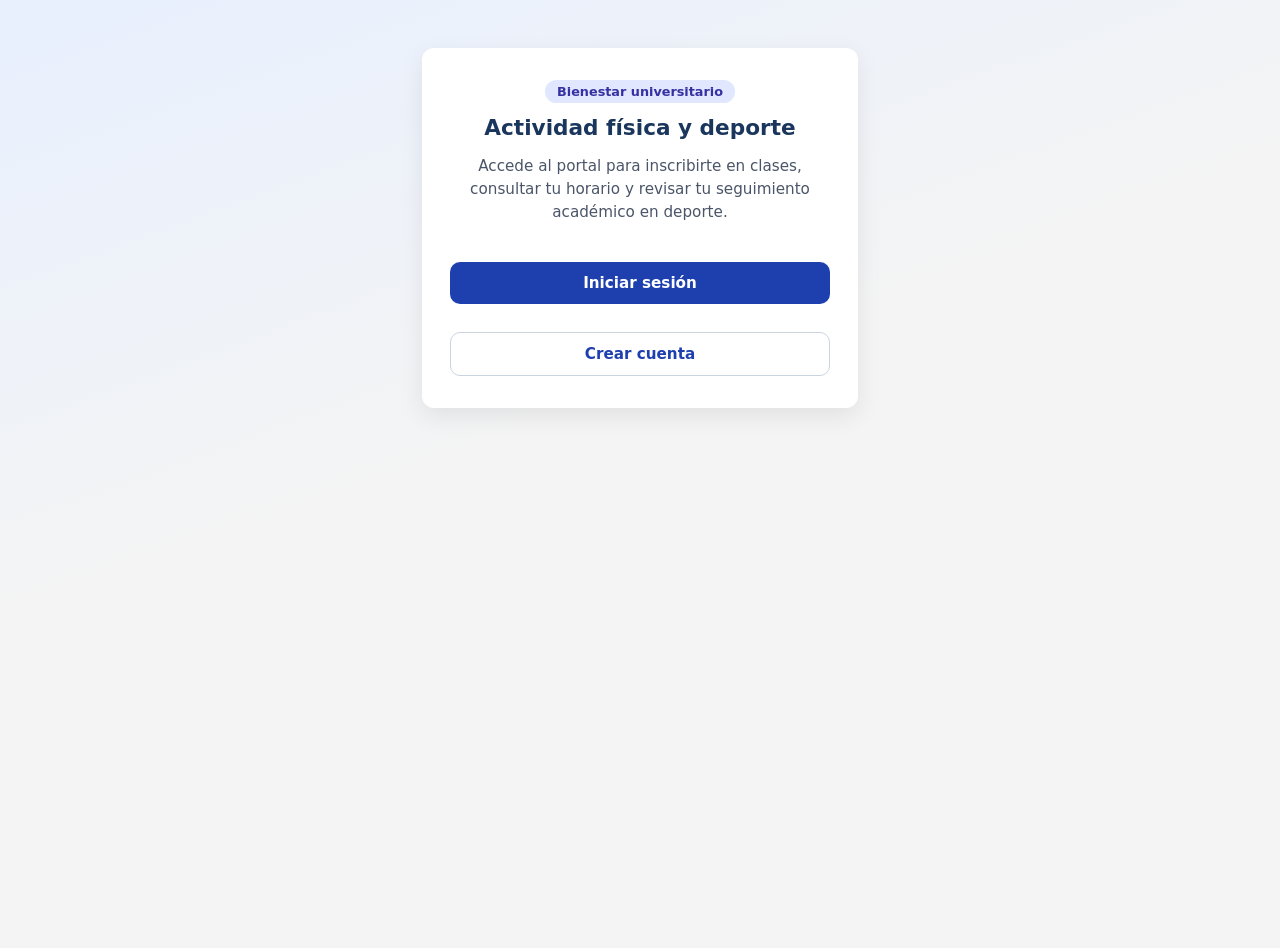
<file: index.html>
<!DOCTYPE html>
<html lang="es">
<head>
    <meta charset="UTF-8">
    <meta name="viewport" content="width=device-width, initial-scale=1.0">
    <title>Deportes — Universidad</title>
    <link rel="stylesheet" href="css/style.css">
    <link rel="stylesheet" href="css/components.css">
</head>
<body>
    <div class="container login-card stub-page landing-hero">
        <p class="stub-badge">Bienestar universitario</p>
        <h1>Actividad física y deporte</h1>
        <p class="stub-note landing-lead">
            Accede al portal para inscribirte en clases, consultar tu horario y revisar tu seguimiento académico en deporte.
        </p>
        <div class="landing-actions">
            <button type="button" id="btn-go-login" class="btn-landing btn-landing--primary">Iniciar sesión</button>
            <button type="button" id="btn-go-register" class="btn-landing btn-landing--ghost">Crear cuenta</button>
        </div>
    </div>

    <script>
        function getRole() {
            return localStorage.getItem("role_id") || localStorage.getItem("rol");
        }

        function redirectIfSessionExists() {
            const userId = localStorage.getItem("user_id");
            if (!userId) return;
            const role = getRole();
            if (role === "1") window.location.href = "estudiante.html";
            else if (role === "2") window.location.href = "profesor.html";
            else if (role === "3") window.location.href = "admin.html";
        }

        redirectIfSessionExists();

        document.getElementById("btn-go-login").addEventListener("click", () => {
            window.location.href = "login.html";
        });
        document.getElementById("btn-go-register").addEventListener("click", () => {
            window.location.href = "register.html";
        });
    </script>
</body>
</html>
</file>
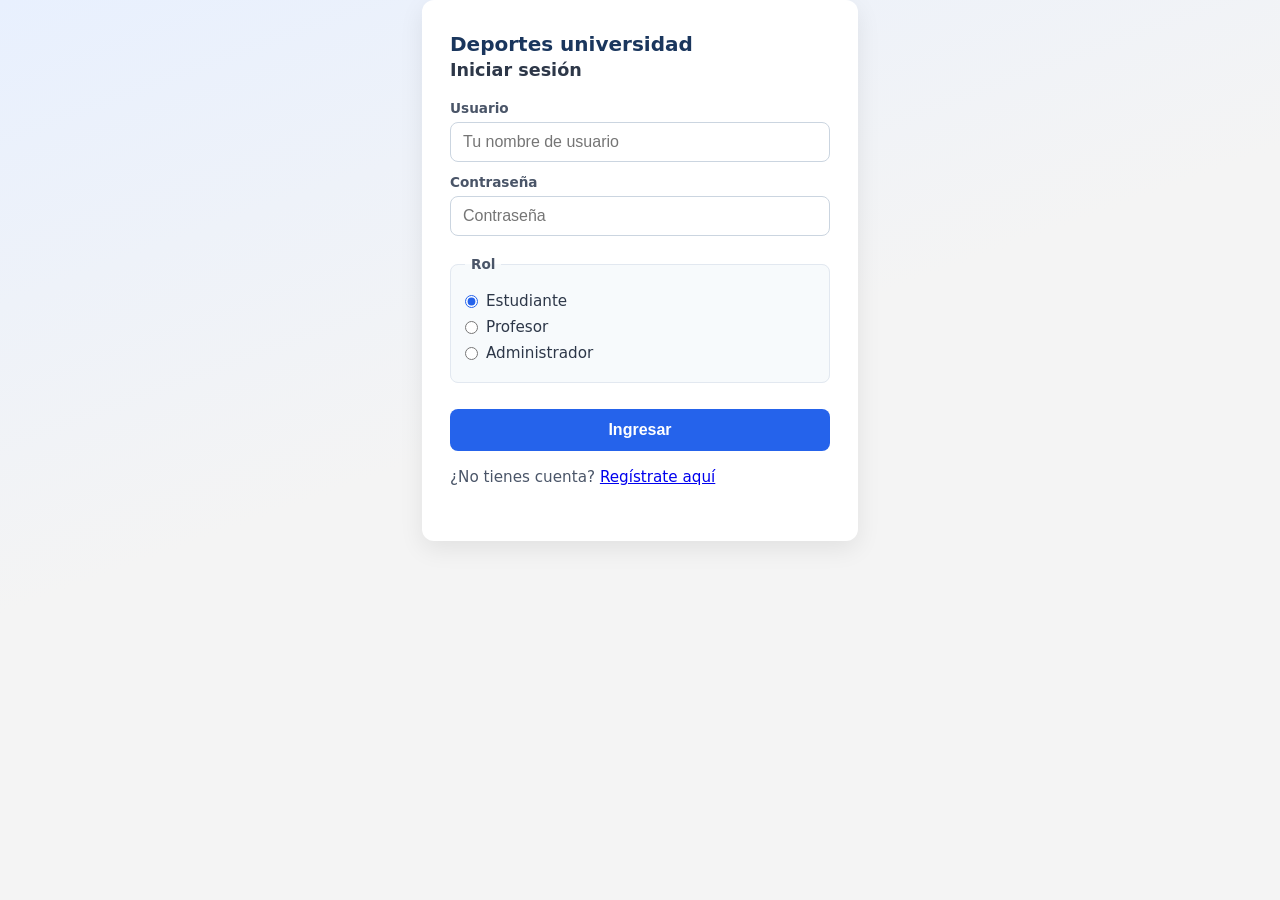
<file: admin.html>
<!DOCTYPE html>
<html lang="es">
<head>
    <meta charset="UTF-8">
    <meta name="viewport" content="width=device-width, initial-scale=1.0">
    <title>Administración — Deportes</title>
    <link rel="stylesheet" href="css/styles.css">
    <link rel="stylesheet" href="css/components.css">
    <link rel="stylesheet" href="https://cdn.datatables.net/1.13.8/css/jquery.dataTables.min.css">
    <link rel="stylesheet" href="css/dashboard-styles.css">
</head>
<body class="body--admin">
    <div class="app app--wide">
        <app-header role="admin"></app-header>

        <app-tabs active-tab="usuarios">
            <app-tab slot="tabs" name="usuarios" label="Usuarios"></app-tab>
            <app-tab slot="tabs" name="horarios" label="Horarios"></app-tab>
            <app-tab slot="tabs" name="reservas" label="Inscripciones"></app-tab>
            <app-tab slot="tabs" name="historial" label="Historial académico"></app-tab>
            <app-tab slot="tabs" name="reportes" label="Reportes"></app-tab>
            <app-tab slot="tabs" name="dashboard" label="Dashboard"></app-tab>
            <app-tab slot="tabs" name="sistema" label="Resumen"></app-tab>
            
            <app-tab-panel slot="panels" name="usuarios">
                <app-section panel-id="usuarios" active="true" 
                      title="Directorio de usuarios" 
                      description="Listas actualizadas por perfil (sin datos sensibles)." 
                      show-kpi="true" kpi-id="admin-kpi-usuarios">
        
        <app-card variant="default" padding="normal">
            <h3 class="role-block__title">Estudiantes</h3>
            <app-table table-id="dt-admin-est" 
                       columns="Nombre|Acciones"
                       width="100%" nowrap="true" display="display">
                <tbody slot="table-body" id="admin-tb-est"></tbody>
            </app-table>
        </app-card>

        <app-card variant="default" padding="normal">
            <h3 class="role-block__title">Docentes</h3>
            <app-table table-id="dt-admin-prof" 
                       columns="Nombre|Acciones"
                       width="100%" nowrap="true" display="display">
                <tbody slot="table-body" id="admin-tb-prof"></tbody>
            </app-table>
        </app-card>

        <app-card variant="default" padding="normal">
            <h3 class="role-block__title">Administradores</h3>
            <app-table table-id="dt-admin-adm" 
                       columns="Nombre|Acciones"
                       width="100%" nowrap="true" display="display">
                <tbody slot="table-body" id="admin-tb-adm"></tbody>
            </app-table>
        </app-card>

    </app-section>
            </app-tab-panel>

            <app-tab-panel slot="panels" name="horarios">
                <app-section panel-id="horarios" active="false" 
                      title="Programación de horarios" 
                      description="Crea franjas y asigna docentes a cada grupo.">
        
        <app-card variant="create" padding="normal" title="Nueva franja">
            <form id="admin-create-schedule-form" class="admin-form-grid">
                <label class="admin-form-field">
                    <span>Deporte</span>
                    <select id="admin-sport-id" required></select>
                </label>
                <label class="admin-form-field">
                    <span>Instalación</span>
                    <select id="admin-location-id" required></select>
                </label>
                <label class="admin-form-field">
                    <span>Nivel</span>
                    <select id="admin-level-id" required></select>
                </label>
                <label class="admin-form-field">
                    <span>Docente (opcional)</span>
                    <select id="admin-instructor-id"></select>
                </label>
                <label class="admin-form-field">
                    <span>Día</span>
                    <input id="admin-day" type="text" placeholder="Lunes" required>
                </label>
                <label class="admin-form-field">
                    <span>Hora inicio</span>
                    <input id="admin-hour-start" type="time" step="1800" required>
                </label>
                <label class="admin-form-field">
                    <span>Duración</span>
                    <select id="admin-duration-minutes" required>
                        <option value="60">60 min</option>
                        <option value="90" selected>90 min</option>
                        <option value="120">120 min</option>
                    </select>
                </label>
                <label class="admin-form-field">
                    <span>Vista previa horario</span>
                    <input id="admin-hour-range" type="text" readonly placeholder="18:00-19:30">
                </label>
                <label class="admin-form-field">
                    <span>Cupos</span>
                    <input id="admin-capacity" type="number" min="1" value="20" required>
                </label>
                <div class="admin-form-actions">
                    <button type="submit" class="btn btn--primary" id="admin-btn-create-schedule">Publicar horario</button>
                </div>
            </form>
        </app-card>

        <app-card variant="default" padding="normal" title="Catálogo actual">
            <app-table table-id="dt-admin-horarios" 
                       columns="Deporte|Instalación|Nivel|Docente|Día|Horario|Cupos|Acciones"
                       width="100%" nowrap="true" display="display">
                <tbody slot="table-body" id="admin-tb-horarios"></tbody>
            </app-table>
        </app-card>

    </app-section>
            </app-tab-panel>

            <app-tab-panel slot="panels" name="reservas">
                <app-section panel-id="reservas" active="false" 
                      title="Inscripciones activas" 
                      description="Gestiona matrículas y cancelaciones.">
            <app-table table-id="dt-admin-reservas" 
                       columns="Deporte|Estudiante|Día|Horario|Acciones"
                       width="100%" nowrap="true" display="display">
                <tbody slot="table-body" id="admin-tabla-reservas-body"></tbody>
            </app-table>
        </app-section>
            </app-tab-panel>

            <app-tab-panel slot="panels" name="historial">
                <app-section panel-id="historial" active="false" 
                      title="Historial de movimientos" 
                      description="Altas, bajas y evaluaciones registradas en el sistema.">
            <app-table table-id="dt-admin-historial" 
                       columns="Fecha|Participante|Actividad|Evento|Detalle"
                       width="100%" nowrap="true" display="display">
                <tbody slot="table-body" id="admin-tabla-historial-body"></tbody>
            </app-table>
        </app-section>
            </app-tab-panel>

            <app-tab-panel slot="panels" name="reportes">
                <app-section panel-id="reportes" active="false" 
                      title="Generador de Reportes" 
                      description="Genera reportes en PDF con filtros personalizados para análisis y toma de decisiones.">
            
        <app-card variant="default" padding="normal" title="Configurar Reporte">
            <form id="reporte-form" class="admin-form-grid">
                <div class="reporte-filtros">
                    <label class="admin-form-field">
                        <span>Tipo de Reporte</span>
                        <select id="reporte-tipo" required>
                            <option value="">Seleccionar...</option>
                            <option value="usuarios">Reporte de Usuarios</option>
                            <option value="inscripciones">Reporte de Inscripciones</option>
                            <option value="asistencia">Reporte de Asistencia</option>
                            <option value="rendimiento">Reporte de Rendimiento Académico</option>
                        </select>
                    </label>
                    
                    <label class="admin-form-field">
                        <span>Rango de Fechas</span>
                        <input type="date" id="reporte-fecha-inicio" required>
                    </label>
                    
                    <label class="admin-form-field">
                        <span>Fecha Fin</span>
                        <input type="date" id="reporte-fecha-fin" required>
                    </label>
                    
                    <label class="admin-form-field">
                        <span>Filtro por Rol</span>
                        <select id="reporte-rol">
                            <option value="todos">Todos los roles</option>
                            <option value="1">Estudiantes</option>
                            <option value="2">Profesores</option>
                            <option value="3">Administradores</option>
                        </select>
                    </label>
                    
                    <label class="admin-form-field">
                        <span>Filtro por Deporte</span>
                        <select id="reporte-deporte">
                            <option value="todos">Todos los deportes</option>
                            <option value="futbol">Fútbol</option>
                            <option value="basketball">Basketball</option>
                            <option value="voleibol">Voleibol</option>
                            <option value="tenis">Tenis</option>
                            <option value="natacion">Natación</option>
                        </select>
                    </label>
                    
                    <label class="admin-form-field">
                        <span>Formato de Salida</span>
                        <select id="reporte-formato">
                            <option value="pdf">PDF</option>
                            <option value="excel">Excel</option>
                        </select>
                    </label>
                </div>
                
                <div class="admin-form-actions">
                    <button type="button" class="btn btn--primary" id="btn-generar-reporte">
                        <span class="btn-icon">📊</span>
                        Generar Reporte
                    </button>
                    <button type="button" class="btn btn--ghost" id="btn-vista-previa">
                        <span class="btn-icon">👁️</span>
                        Vista Previa
                    </button>
                </div>
            </form>
        </app-card>

        <div id="reporte-preview" class="reporte-preview" hidden>
            <app-card variant="default" padding="normal" title="Vista Previa del Reporte">
                <div id="reporte-preview-content"></div>
                <div class="card__actions">
                    <button type="button" class="btn btn--primary" id="btn-descargar-reporte">
                        <span class="btn-icon">⬇️</span>
                        Descargar Reporte
                    </button>
                </div>
            </app-card>
        </div>

    </app-section>
            </app-tab-panel>

            <app-tab-panel slot="panels" name="dashboard">
                <app-section panel-id="dashboard" active="false" 
                      title="Dashboard de PowerBI" 
                      description="Visualización interactiva de datos y métricas en tiempo real.">
            
        <app-card variant="default" padding="normal">
            <div class="dashboard-container">
                <iframe 
                    src="https://app.powerbi.com/view?r=eyJrIjoiNzYzZjQ5ZS0yNzY4LTQ0NzItYjM5Ny1kNzY5ZjI0MzY5NSIsImIjOiJhMDZmZmM4ZC0zZjM4LTQ5NGMtYjE1Mi1hNzU2ZmFjNjU5ZmIifQ%3D%3D"
                    width="100%" 
                    height="600" 
                    frameborder="0" 
                    allowFullScreen="true">
                </iframe>
            </div>
        </app-card>

    </app-section>
            </app-tab-panel>

            <app-tab-panel slot="panels" name="sistema">
                <app-section panel-id="sistema" active="false" 
                      title="Resumen del Sistema" 
                      description="Estado general y métricas clave de la plataforma.">
            
        <div class="metrics-grid">
            <metric-card 
                title="Usuarios Totales" 
                value="0" 
                icon="👥"
                trend="up"
                description="Total de usuarios registrados">
            </metric-card>
            
            <metric-card 
                title="Clases Activas" 
                value="0" 
                icon="📅"
                trend="stable"
                description="Franjas horarias publicadas">
            </metric-card>
            
            <metric-card 
                title="Inscripciones" 
                value="0" 
                icon="✅"
                trend="up"
                description="Matrículas confirmadas">
            </metric-card>
            
            <metric-card 
                title="Tasa Ocupación" 
                value="0%" 
                icon="📊"
                trend="up"
                description="Promedio de ocupación">
            </metric-card>
        </div>

        <app-card variant="default" padding="normal" title="Acciones Rápidas">
            <div class="quick-actions">
                <a href="dashboard.html" class="btn btn--primary" target="_blank">
                    <span class="btn-icon">📊</span>
                    Ver Dashboard Completo
                </a>
                <button type="button" class="btn btn--ghost" id="btn-exportar-datos">
                    <span class="btn-icon">📥</span>
                    Exportar Datos
                </button>
                <button type="button" class="btn btn--ghost" id="btn-limpiar-cache">
                    <span class="btn-icon">🗑️</span>
                    Limpiar Caché
                </button>
            </div>
        </app-card>

    </app-section>
            </app-tab-panel>
                    <span class="btn-icon">⬇️</span>
                    Descargar Reporte
                </button>
            </div>
        </app-card>
    </div>

</app-section>

            <app-section id="panel-dashboard" panel-id="dashboard" active="false" 
                  title="Tablero de Indicadores Power BI" 
                  description="Análisis avanzado de datos y métricas consolidadas en tiempo real.">
    
    <app-card variant="default" padding="tight" title="Dashboard Interactivo">
        <div class="dashboard-container">
            <iframe 
                src="https://app.powerbi.com/view?r=eyJrIjoiZjA4NzYxZDQtMjE4Ny00YjU3LTk3NjYtODJkNjQ0NzA5ZmJiIiwidCI6IjE4ZmFkNjMzLWQ5M2QtNDY5ZC1hMzUxLWQzZjRjNGJhMjQ5ZCIsImMiOjEwfQ%3D%3D&pageName=ReportSection"
                width="100%" 
                height="600px" 
                frameborder="0" 
                allowFullScreen="true"
                style="border: none; border-radius: 0.5rem; background: white;">
            </iframe>
        </div>
        <div class="dashboard-info">
            <p class="card__meta">
                <strong>Nota:</strong> El dashboard se actualiza automáticamente cada 5 minutos. 
                Utiliza los filtros interactivos para explorar los datos por período, rol o actividad deportiva.
            </p>
        </div>
    </app-card>

    <app-card variant="default" padding="normal" title="Métricas Rápidas">
        <div class="metrics-grid">
            <metric-card value="1,247" label="Usuarios Activos" change="+12.3%" change-type="positive" icon="👥" variant="success"></metric-card>
            <metric-card value="89" label="Clases Activas" change="+5.2%" change-type="positive" icon="📚" variant="default"></metric-card>
            <metric-card value="3,456" label="Inscripciones Totales" change="-2.1%" change-type="negative" icon="📝" variant="warning"></metric-card>
            <metric-card value="87.3%" label="Tasa de Asistencia" change="+3.7%" change-type="positive" icon="✅" variant="success"></metric-card>
        </div>
    </app-card>

</app-section>

            <app-section id="panel-sistema" panel-id="sistema" active="false" 
                  title="Indicadores y tablero" 
                  description="Resumen operativo y acceso al tablero de indicadores institucionales.">
    <div id="admin-resumen" class="kpi-band"></div>
    <app-card variant="default" padding="normal" 
             label="Analítica" 
             title="Tablero Power BI" 
             meta="Consulta gráficos y métricas consolidadas en una vista dedicada.">
        <div class="card__actions">
            <a class="btn btn--primary" href="dashboard.html">Abrir tablero de indicadores</a>
        </div>
    </app-card>
</app-section>
        </main>

        <app-footer role="admin" text="Panel de administración" show-api-status="true"></app-footer>
    </div>

    <script src="https://code.jquery.com/jquery-3.7.1.min.js"></script>
    <script src="https://cdn.datatables.net/1.13.8/js/jquery.dataTables.min.js"></script>
    <script src="js/datatables-init.js"></script>
    <script src="js/panel-utils.js"></script>
    <script src="js/sport-filter.js"></script>
    <script src="js/ui-components.js"></script>
    <script src="js/web-components/app-header.js"></script>
    <script src="js/web-components/app-footer.js"></script>
    <script src="js/web-components/app-tabs.js"></script>
    <script src="js/web-components/app-tab.js"></script>
    <script src="js/web-components/app-tab-panel.js"></script>
    <script src="js/web-components/app-section.js"></script>
    <script src="js/web-components/app-table.js"></script>
    <script src="js/web-components/app-card.js"></script>
    <script src="js/web-components/metric-card.js"></script>
    <script src="js/web-components/form-field.js"></script>
    <script src="js/web-components/progress-bar.js"></script>
    <script src="js/web-components/status-badge.js"></script>
    <script src="js/web-components/compatibility.js"></script>
    <script src="js/report-generator.js"></script>
    <script src="js/admin.js"></script>
</body>
</html>
</file>
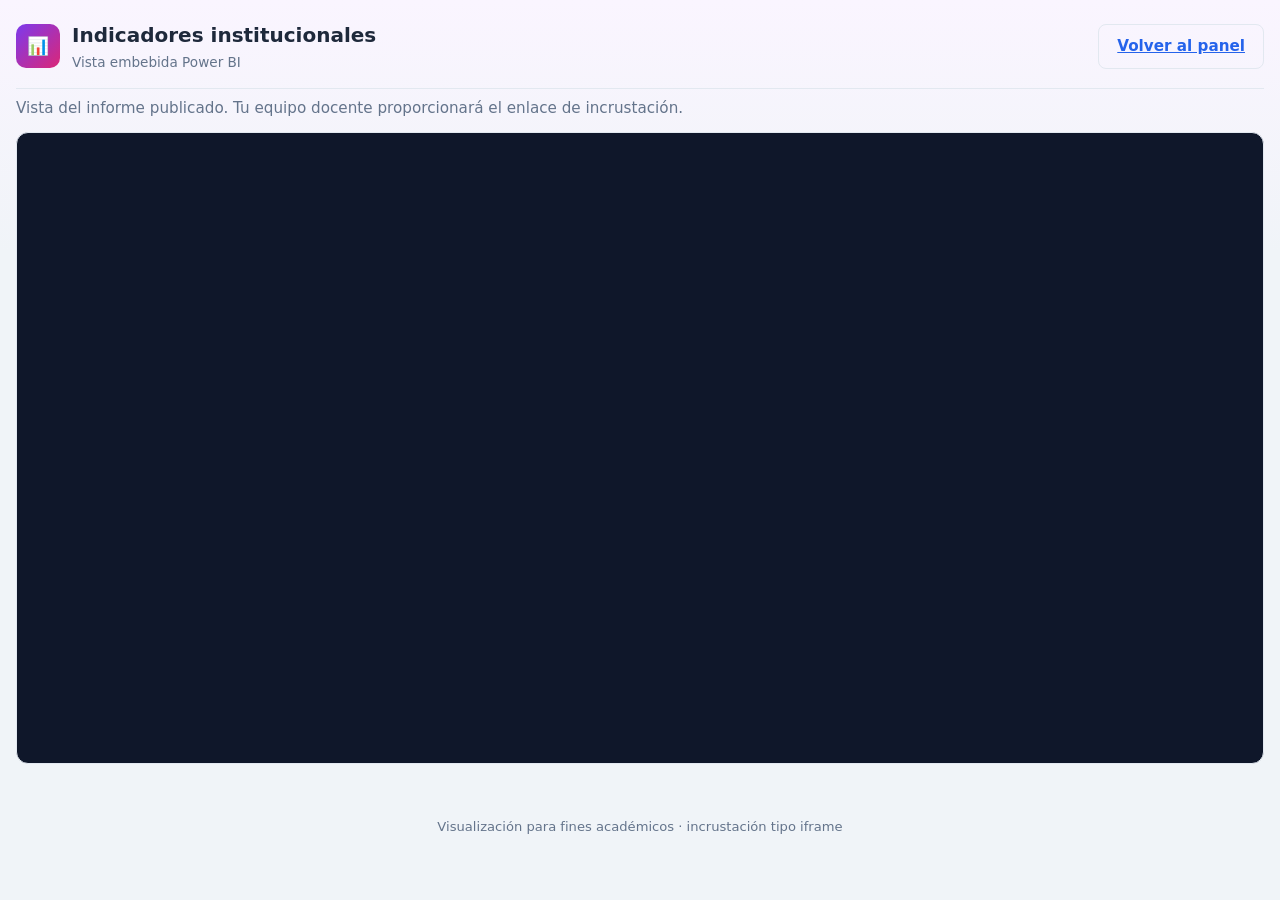
<file: dashboard.html>
<!DOCTYPE html>
<html lang="es">
<head>
    <meta charset="UTF-8">
    <meta name="viewport" content="width=device-width, initial-scale=1.0">
    <title>Tablero de indicadores — Deportes</title>
    <link rel="stylesheet" href="css/styles.css">
    <link rel="stylesheet" href="css/components.css">
</head>
<body class="body--admin">
    <div class="app app--wide">
        <header class="header header--admin">
            <div class="header__brand">
                <span class="header__logo" aria-hidden="true">📊</span>
                <div>
                    <p class="header__title">Indicadores institucionales</p>
                    <p class="header__subtitle">Vista embebida Power BI</p>
                </div>
            </div>
            <div class="header__user">
                <a class="btn btn--ghost" href="admin.html">Volver al panel</a>
            </div>
        </header>

        <main class="main" style="padding-top: 8px;">
            <p class="section-desc" style="margin-bottom: 12px;">
                Vista del informe publicado. Tu equipo docente proporcionará el enlace de incrustación.
            </p>
            <div class="pbi-frame-wrap">
                <iframe
                    title="Tablero de indicadores"
                    src="about:blank"
                    loading="lazy"
                    allowfullscreen
                ></iframe>
            </div>
        </main>

        <footer class="footer footer--minimal">
            <p>Visualización para fines académicos · incrustación tipo iframe</p>
        </footer>
    </div>
</body>
</html>
</file>
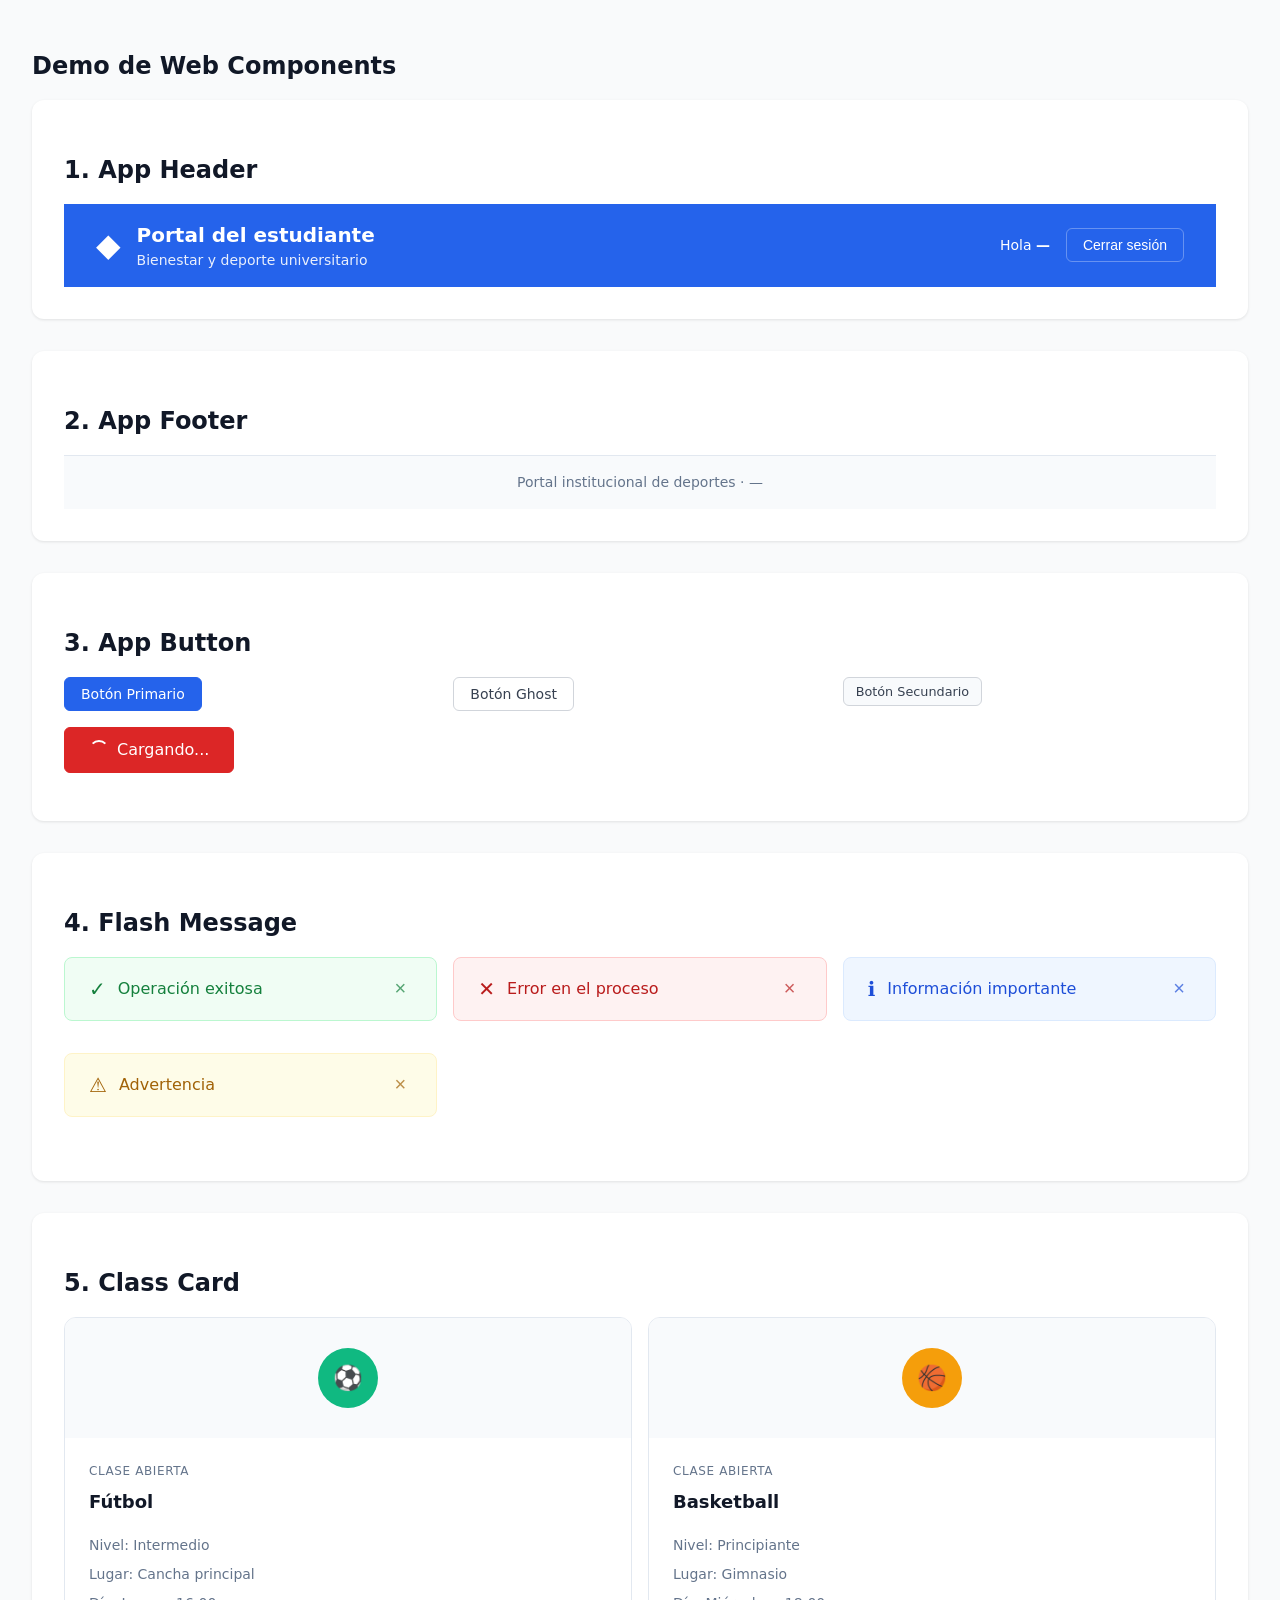
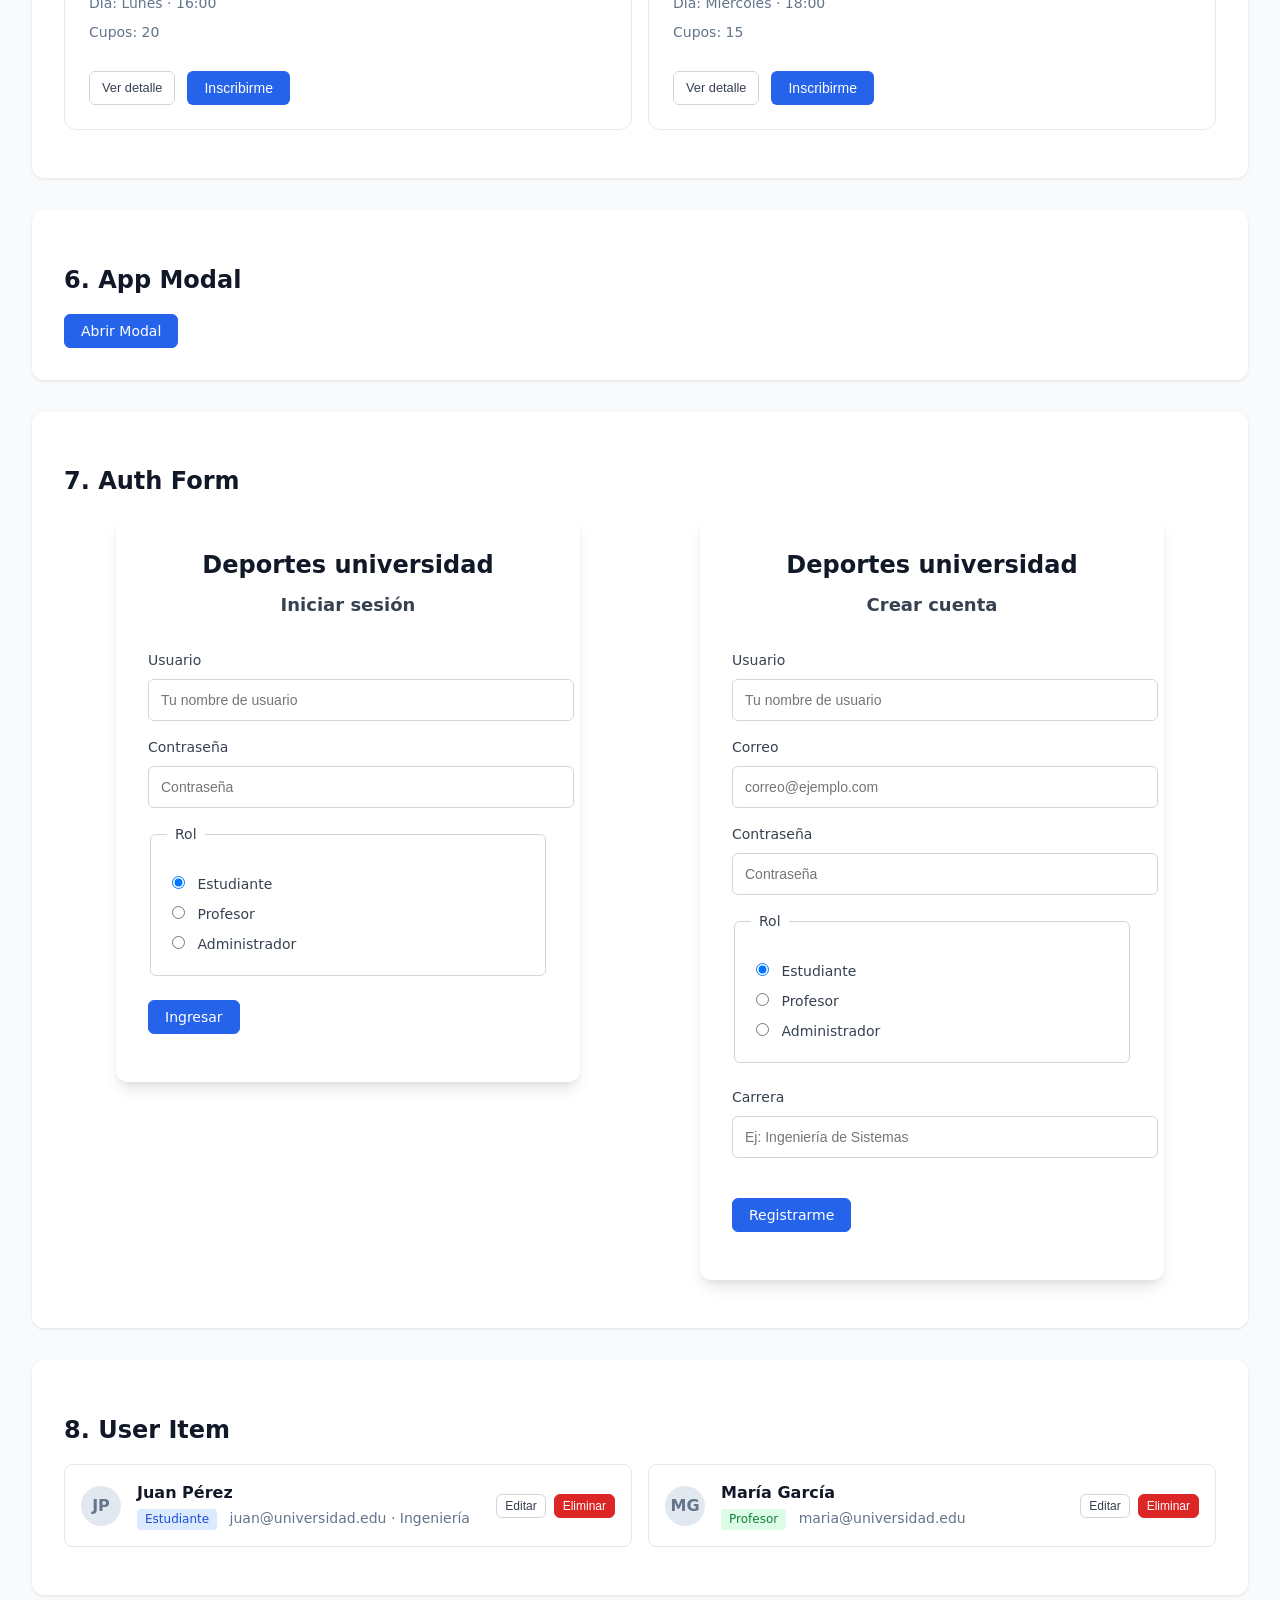
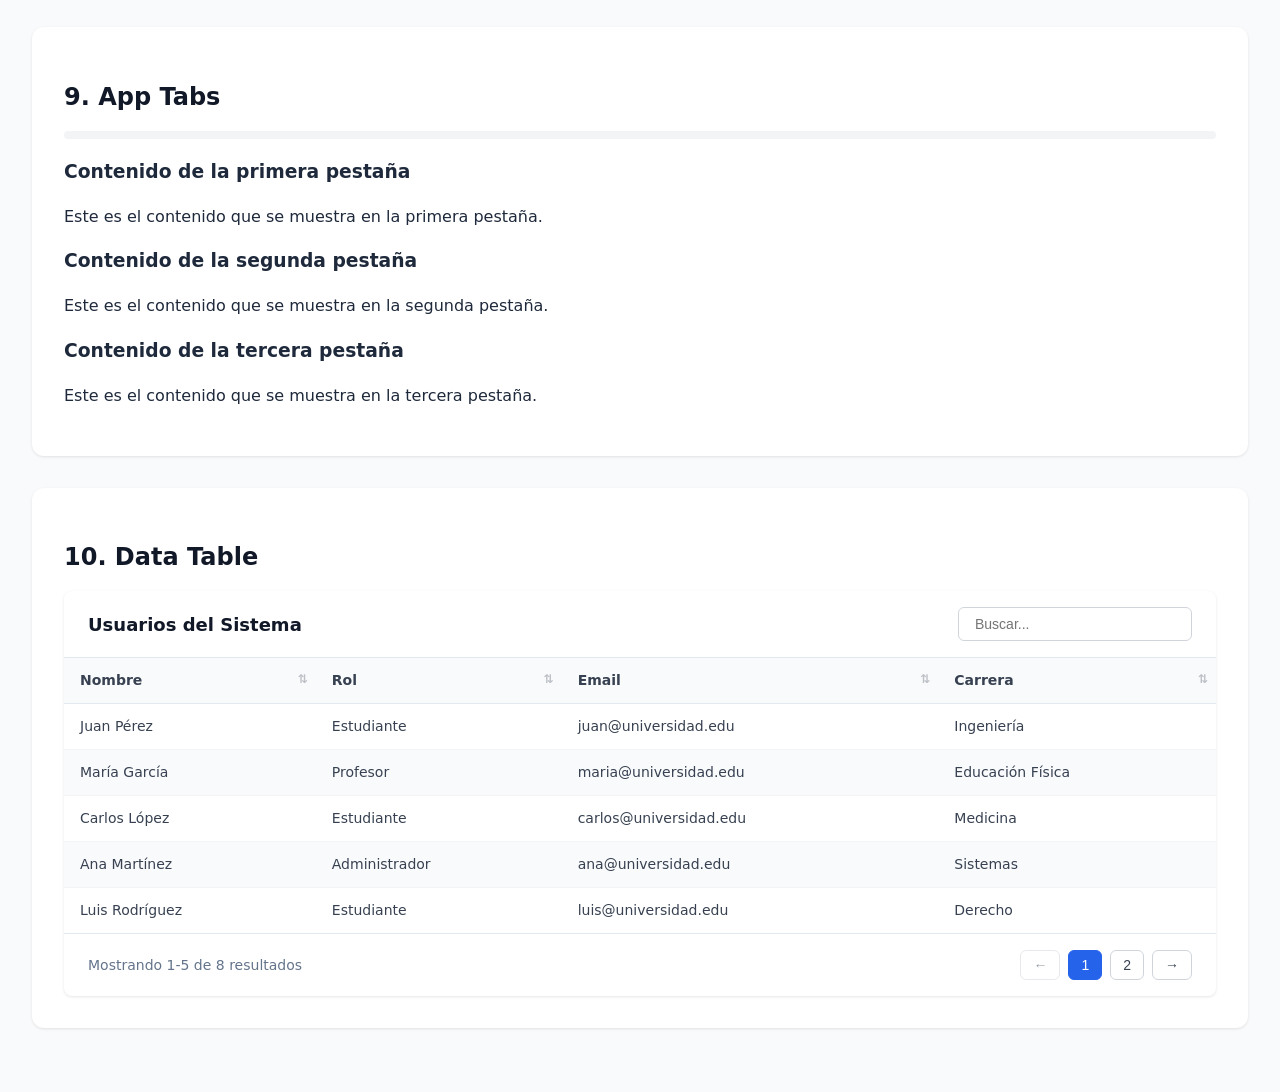
<file: demo-web-components.html>
<!DOCTYPE html>
<html lang="es">
<head>
    <meta charset="UTF-8">
    <meta name="viewport" content="width=device-width, initial-scale=1.0">
    <title>Demo Web Components - Deportes Universidad</title>
    <link rel="stylesheet" href="css/styles.css">
    <link rel="stylesheet" href="css/components.css">
    <style>
        body {
            padding: 2rem;
            background: var(--color-gray-50, #f9fafb);
        }
        .demo-section {
            background: white;
            border-radius: 0.75rem;
            padding: 2rem;
            margin-bottom: 2rem;
            box-shadow: 0 1px 3px rgba(0,0,0,0.1);
        }
        .demo-title {
            font-size: 1.5rem;
            font-weight: 700;
            margin-bottom: 1rem;
            color: var(--color-gray-900, #111827);
        }
        .demo-grid {
            display: grid;
            grid-template-columns: repeat(auto-fit, minmax(300px, 1fr));
            gap: 1rem;
            margin-bottom: 1rem;
        }
    </style>
</head>
<body>
    <div class="container">
        <h1 class="demo-title">Demo de Web Components</h1>
        
        <!-- Componente 1: Header -->
        <div class="demo-section">
            <h2 class="demo-title">1. App Header</h2>
            <app-header role="estudiante" logo="◆" title="Portal del estudiante" subtitle="Bienestar y deporte universitario"></app-header>
        </div>

        <!-- Componente 2: Footer -->
        <div class="demo-section">
            <h2 class="demo-title">2. App Footer</h2>
            <app-footer text="Portal institucional de deportes" show-api-status="true"></app-footer>
        </div>

        <!-- Componente 3: Botones -->
        <div class="demo-section">
            <h2 class="demo-title">3. App Button</h2>
            <div class="demo-grid">
                <app-button variant="primary" size="md">Botón Primario</app-button>
                <app-button variant="ghost" size="md">Botón Ghost</app-button>
                <app-button variant="secondary" size="sm">Botón Secundario</app-button>
                <app-button variant="danger" size="lg" loading="true">Cargando...</app-button>
            </div>
        </div>

        <!-- Componente 4: Flash Messages -->
        <div class="demo-section">
            <h2 class="demo-title">4. Flash Message</h2>
            <div class="demo-grid">
                <flash-message type="ok" message="Operación exitosa"></flash-message>
                <flash-message type="err" message="Error en el proceso"></flash-message>
                <flash-message type="info" message="Información importante"></flash-message>
                <flash-message type="warning" message="Advertencia"></flash-message>
            </div>
        </div>

        <!-- Componente 5: Tarjeta de Clase -->
        <div class="demo-section">
            <h2 class="demo-title">5. Class Card</h2>
            <div class="demo-grid">
                <class-card 
                    title="Fútbol"
                    subtitle="Clase abierta"
                    schedule-id="1"
                    meta-lines="Nivel: Intermedio|Lugar: Cancha principal|Día: Lunes · 16:00|Cupos: 20">
                </class-card>
                <class-card 
                    title="Basketball"
                    subtitle="Clase abierta"
                    schedule-id="2"
                    meta-lines="Nivel: Principiante|Lugar: Gimnasio|Día: Miércoles · 18:00|Cupos: 15">
                </class-card>
            </div>
        </div>

        <!-- Componente 6: Modal -->
        <div class="demo-section">
            <h2 class="demo-title">6. App Modal</h2>
            <app-button variant="primary" onclick="document.getElementById('demo-modal').show()">Abrir Modal</app-button>
            <app-modal id="demo-modal" title="Modal de Demo" size="md">
                <p>Este es un modal de demostración. Puedes poner cualquier contenido aquí.</p>
                <div slot="footer">
                    <app-button variant="ghost" onclick="document.getElementById('demo-modal').close()">Cancelar</app-button>
                    <app-button variant="primary">Aceptar</app-button>
                </div>
            </app-modal>
        </div>

        <!-- Componente 7: Formulario de Autenticación -->
        <div class="demo-section">
            <h2 class="demo-title">7. Auth Form</h2>
            <div class="demo-grid">
                <auth-form type="login" title="Iniciar sesión" show-roles="true"></auth-form>
                <auth-form type="register" title="Crear cuenta" show-roles="true" show-career="true"></auth-form>
            </div>
        </div>

        <!-- Componente 8: User Item -->
        <div class="demo-section">
            <h2 class="demo-title">8. User Item</h2>
            <div class="demo-grid">
                <user-item 
                    variant="card"
                    name="Juan Pérez" 
                    role="Estudiante" 
                    email="juan@universidad.edu" 
                    career="Ingeniería"
                    show-actions="true">
                </user-item>
                <user-item 
                    variant="card"
                    name="María García" 
                    role="Profesor" 
                    email="maria@universidad.edu"
                    show-actions="true">
                </user-item>
            </div>
        </div>

        <!-- Componente 9: Tabs -->
        <div class="demo-section">
            <h2 class="demo-title">9. App Tabs</h2>
            <app-tabs active-tab="tab1">
                <div slot="tabs">
                    <app-tab name="tab1" label="Primera pestaña"></app-tab>
                    <app-tab name="tab2" label="Segunda pestaña"></app-tab>
                    <app-tab name="tab3" label="Tercera pestaña"></app-tab>
                </div>
                <div slot="panels">
                    <app-tab-panel name="tab1">
                        <h3>Contenido de la primera pestaña</h3>
                        <p>Este es el contenido que se muestra en la primera pestaña.</p>
                    </app-tab-panel>
                    <app-tab-panel name="tab2">
                        <h3>Contenido de la segunda pestaña</h3>
                        <p>Este es el contenido que se muestra en la segunda pestaña.</p>
                    </app-tab-panel>
                    <app-tab-panel name="tab3">
                        <h3>Contenido de la tercera pestaña</h3>
                        <p>Este es el contenido que se muestra en la tercera pestaña.</p>
                    </app-tab-panel>
                </div>
            </app-tabs>
        </div>

        <!-- Componente 10: Data Table -->
        <div class="demo-section">
            <h2 class="demo-title">10. Data Table</h2>
            <data-table id="demo-table" title="Usuarios del Sistema" show-pagination="true" rows-per-page="5"></data-table>
        </div>
    </div>

    <!-- Cargar todos los Web Components -->
    <script src="js/web-components/app-header.js"></script>
    <script src="js/web-components/app-footer.js"></script>
    <script src="js/web-components/app-button.js"></script>
    <script src="js/web-components/flash-message.js"></script>
    <script src="js/web-components/class-card.js"></script>
    <script src="js/web-components/app-modal.js"></script>
    <script src="js/web-components/auth-form.js"></script>
    <script src="js/web-components/user-item.js"></script>
    <script src="js/web-components/app-tabs.js"></script>
    <script src="js/web-components/data-table.js"></script>

    <script>
        // Demo para la tabla de datos
        document.addEventListener('DOMContentLoaded', () => {
            const table = document.getElementById('demo-table');
            if (table) {
                // Definir columnas
                table.setColumns([
                    { key: 'name', label: 'Nombre', sortable: true },
                    { key: 'role', label: 'Rol', sortable: true },
                    { key: 'email', label: 'Email', sortable: true },
                    { key: 'career', label: 'Carrera', sortable: true }
                ]);

                // Datos de ejemplo
                const sampleData = [
                    { name: 'Juan Pérez', role: 'Estudiante', email: 'juan@universidad.edu', career: 'Ingeniería' },
                    { name: 'María García', role: 'Profesor', email: 'maria@universidad.edu', career: 'Educación Física' },
                    { name: 'Carlos López', role: 'Estudiante', email: 'carlos@universidad.edu', career: 'Medicina' },
                    { name: 'Ana Martínez', role: 'Administrador', email: 'ana@universidad.edu', career: 'Sistemas' },
                    { name: 'Luis Rodríguez', role: 'Estudiante', email: 'luis@universidad.edu', career: 'Derecho' },
                    { name: 'Sofía Hernández', role: 'Profesor', email: 'sofia@universidad.edu', career: 'Psicología' },
                    { name: 'Diego Sánchez', role: 'Estudiante', email: 'diego@universidad.edu', career: 'Arquitectura' },
                    { name: 'Laura Torres', role: 'Profesor', email: 'laura@universidad.edu', career: 'Nutrición' }
                ];

                // Cargar datos
                table.setData(sampleData);
            }

            // Event listeners para demostración
            document.querySelectorAll('app-button').forEach(btn => {
                btn.addEventListener('click', (e) => {
                    if (!e.target.getAttribute('loading')) {
                        console.log('Botón clickeado:', e.target.textContent);
                    }
                });
            });

            document.querySelectorAll('class-card').forEach(card => {
                card.addEventListener('detail', (e) => {
                    console.log('Detalle de clase:', e.detail);
                });
                card.addEventListener('enroll', (e) => {
                    console.log('Inscribir en clase:', e.detail);
                });
            });

            document.querySelectorAll('user-item').forEach(item => {
                item.addEventListener('edit', (e) => {
                    console.log('Editar usuario:', e.detail);
                });
                item.addEventListener('delete', (e) => {
                    console.log('Eliminar usuario:', e.detail);
                });
            });

            document.querySelectorAll('auth-form').forEach(form => {
                form.addEventListener('submit', (e) => {
                    console.log('Formulario enviado:', e.detail);
                });
                form.addEventListener('role-change', (e) => {
                    console.log('Cambio de rol:', e.detail);
                });
            });
        });
    </script>
</body>
</html>
</file>
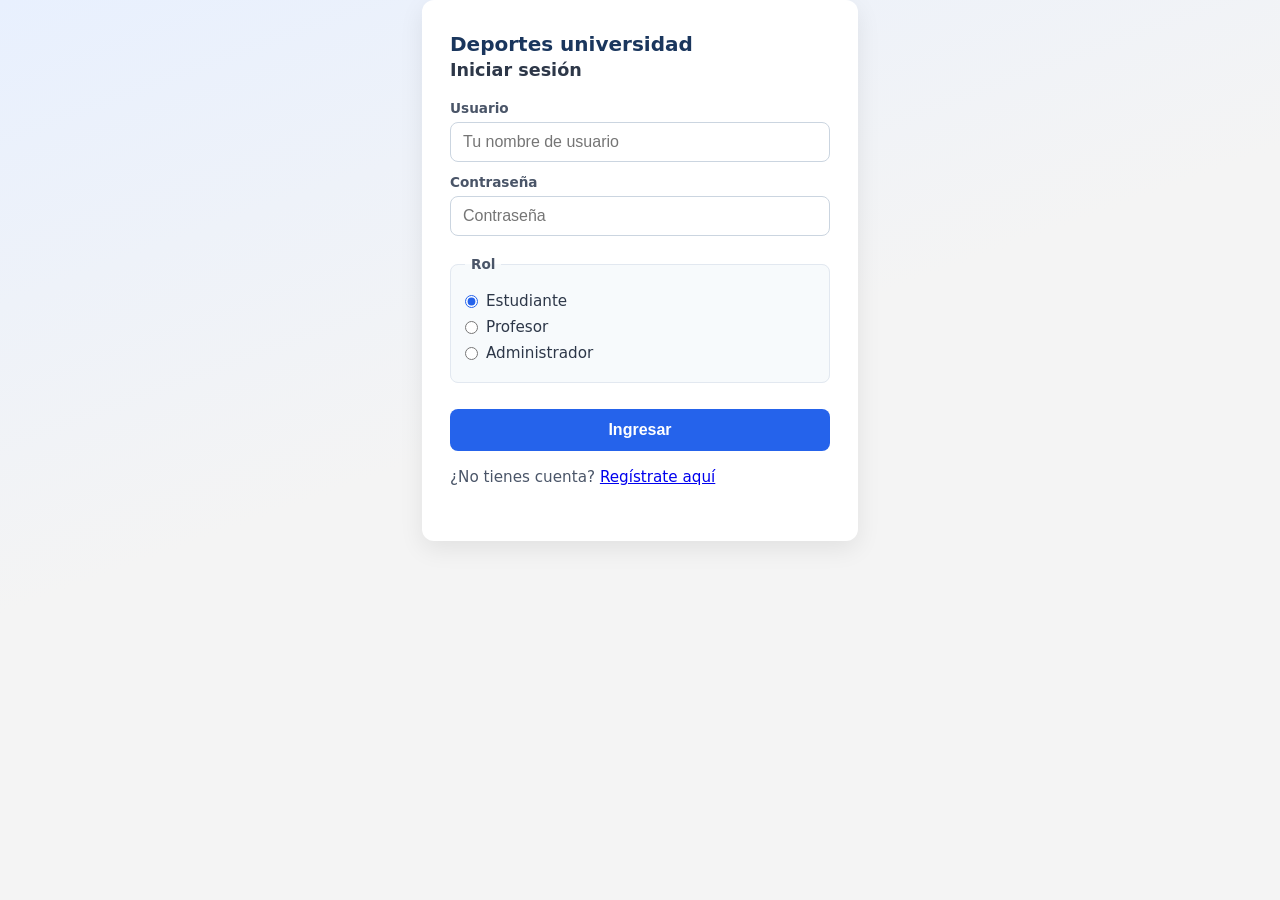
<file: estudiante.html>
<!DOCTYPE html>
<html lang="es">
<head>
    <meta charset="UTF-8">
    <meta name="viewport" content="width=device-width, initial-scale=1.0">
    <title>Portal estudiante — Deportes</title>
    <link rel="stylesheet" href="css/styles.css">
    <link rel="stylesheet" href="css/components.css">
    <link rel="stylesheet" href="https://cdn.datatables.net/1.13.8/css/jquery.dataTables.min.css">
    <link rel="stylesheet" href="css/dashboard-styles.css">
</head>
<body class="body--estudiante">
    <div class="app app--wide">
        <app-header role="estudiante"></app-header>

        <app-tabs tabs="clases:Explorar clases|reservas:Mis clases|horarios:Mi horario|notas:Rendimiento" active-tab="clases"></app-tabs>

        <div id="est-sport-rail-mount" class="sport-rail-mount" aria-label="Filtro por deporte"></div>

        <main class="main">
            <p class="flash" id="flash-msg" hidden></p>

            <app-section id="panel-clases" panel-id="clases" active="true" 
                  title="Catálogo de clases" 
                  description="Elige una actividad e inscríbete cuando haya cupos disponibles.">
    <div id="lista-clases" class="card-grid card-grid--classes"></div>
</app-section>

            <app-section id="panel-reservas" panel-id="reservas" active="false" 
                  title="Mis clases inscritas" 
                  description="Actividades en las que estás matriculado actualmente.">
    <div id="lista-reservas" class="list-block list-block--enroll"></div>
</app-section>

            <app-section id="panel-horarios" panel-id="horarios" active="false" 
                  title="Mi horario semanal" 
                  description="Solo las sesiones en las que participas.">
    <div id="week-schedule" class="week-schedule"></div>
</app-section>

            <app-section id="panel-notas" panel-id="notas" active="false" 
                  title="Rendimiento académico" 
                  description="Consulta tus calificaciones por periodo y bloque de sesiones (vista orientativa).">
    
    <app-card variant="default" padding="normal" title="Filtros de Consulta">
        <div class="filter-bar">
            <form-field label="Periodo" type="select" name="periodo" options="Todos los periodos|2026-1|2026-2" value="2026-1"></form-field>
            <form-field label="Bloque de sesiones" type="select" name="sesion" options="Todas|Bloque 1|Bloque 2|Bloque 3"></form-field>
        </div>
    </app-card>
    
    <p id="notas-promedio-global" class="calif-promedio-hint" hidden></p>
    
    <app-table table-id="dt-notas-estudiante" 
               columns="Actividad|Bloque|Nota|Profesor|Fecha"
               width="100%" nowrap="true" display="display">
        <tbody slot="table-body"></tbody>
    </app-table>
    
    <app-card variant="default" padding="normal" title="Resumen de Rendimiento">
        <div class="metrics-grid">
            <metric-card value="8.5" label="Promedio General" change="+0.3" change-type="positive" icon="📊" variant="success"></metric-card>
            <metric-card value="12" label="Total de Actividades" change="+2" change-type="positive" icon="📚" variant="default"></metric-card>
            <metric-card value="95%" label="Asistencia" change="+2%" change-type="positive" icon="✅" variant="success"></metric-card>
        </div>
    </app-card>
    
</app-section>

        </main>

        <app-footer text="Portal institucional de deportes" show-api-status="true"></app-footer>
    </div>

    <script src="https://code.jquery.com/jquery-3.7.1.min.js"></script>
    <script src="https://cdn.datatables.net/1.13.8/js/jquery.dataTables.min.js"></script>
    <script src="js/datatables-init.js"></script>
    <script src="js/panel-utils.js"></script>
    <script src="js/sport-filter.js"></script>
    <script src="js/ui-components.js"></script>
    <script src="js/web-components/app-header.js"></script>
    <script src="js/web-components/app-footer.js"></script>
    <script src="js/web-components/app-tabs.js"></script>
    <script src="js/web-components/app-section.js"></script>
    <script src="js/web-components/app-table.js"></script>
    <script src="js/web-components/app-card.js"></script>
    <script src="js/web-components/metric-card.js"></script>
    <script src="js/web-components/form-field.js"></script>
    <script src="js/web-components/progress-bar.js"></script>
    <script src="js/web-components/status-badge.js"></script>
    <script src="js/web-components/compatibility.js"></script>
    <script src="js/estudiante.js"></script>
</body>
</html>
</file>
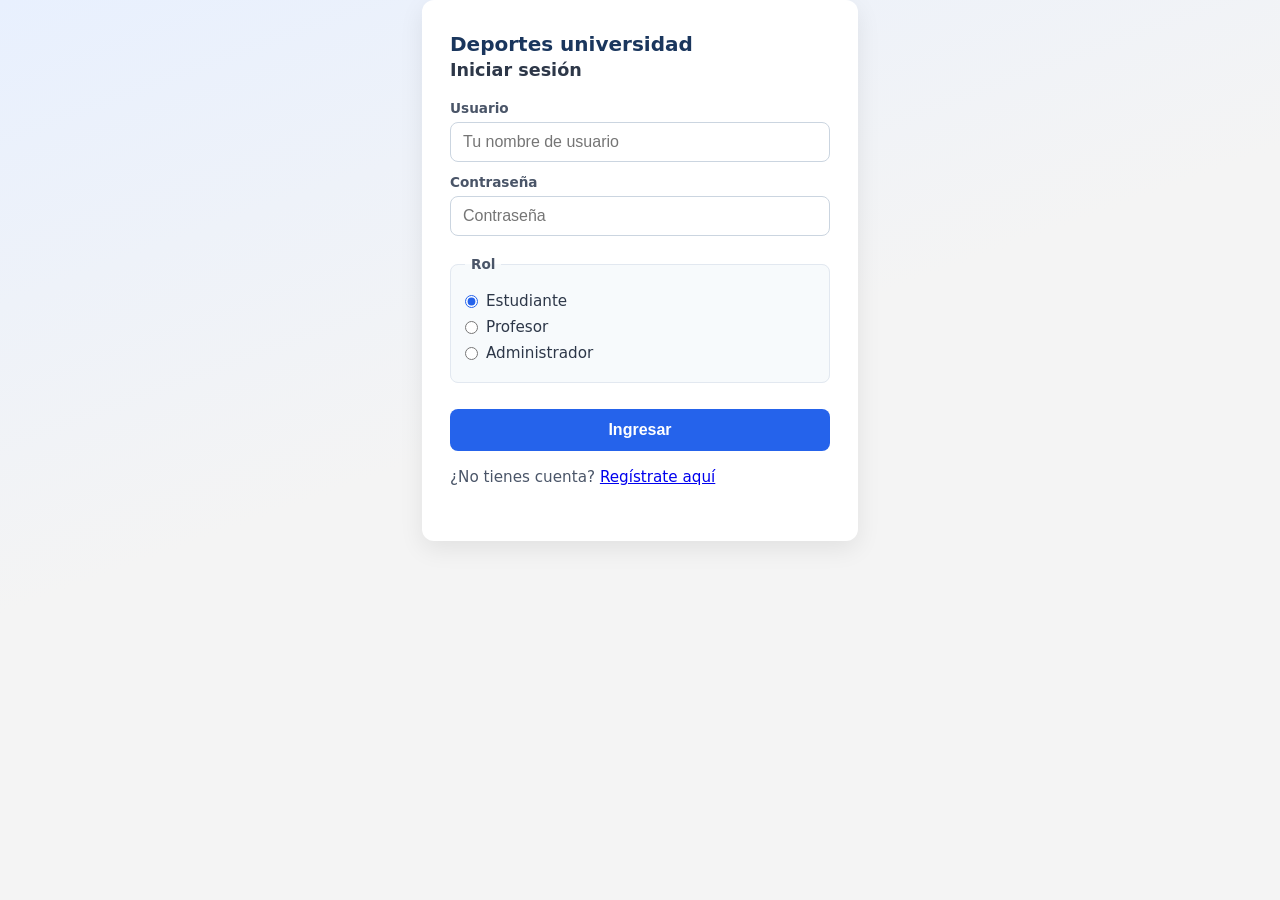
<file: login.html>
<!DOCTYPE html>
<html lang="es">
<head>
    <meta charset="UTF-8">
    <meta name="viewport" content="width=device-width, initial-scale=1.0">
    <title>Iniciar sesión — Deportes</title>
    <link rel="stylesheet" href="css/style.css">
</head>
<body>
    <div class="container login-card">
        <h1>Deportes universidad</h1>
        <h2>Iniciar sesión</h2>

        <label class="field-label" for="nombre">Usuario</label>
        <input id="nombre" type="text" placeholder="Tu nombre de usuario" autocomplete="username">

        <label class="field-label" for="password">Contraseña</label>
        <input id="password" type="password" placeholder="Contraseña" autocomplete="current-password">

        <fieldset class="role-fieldset">
            <legend>Rol</legend>
            <label class="role-option">
                <input type="radio" name="role" value="1" checked>
                Estudiante
            </label>
            <label class="role-option">
                <input type="radio" name="role" value="2">
                Profesor
            </label>
            <label class="role-option">
                <input type="radio" name="role" value="3">
                Administrador
            </label>
        </fieldset>

        <button type="button" id="btn-login">Ingresar</button>
        <p id="login-status" class="form-status" hidden></p>
        <p class="stub-note">
            ¿No tienes cuenta? <a href="register.html">Regístrate aquí</a>
        </p>
    </div>

    <script src="js/login.js"></script>
</body>
</html>
</file>
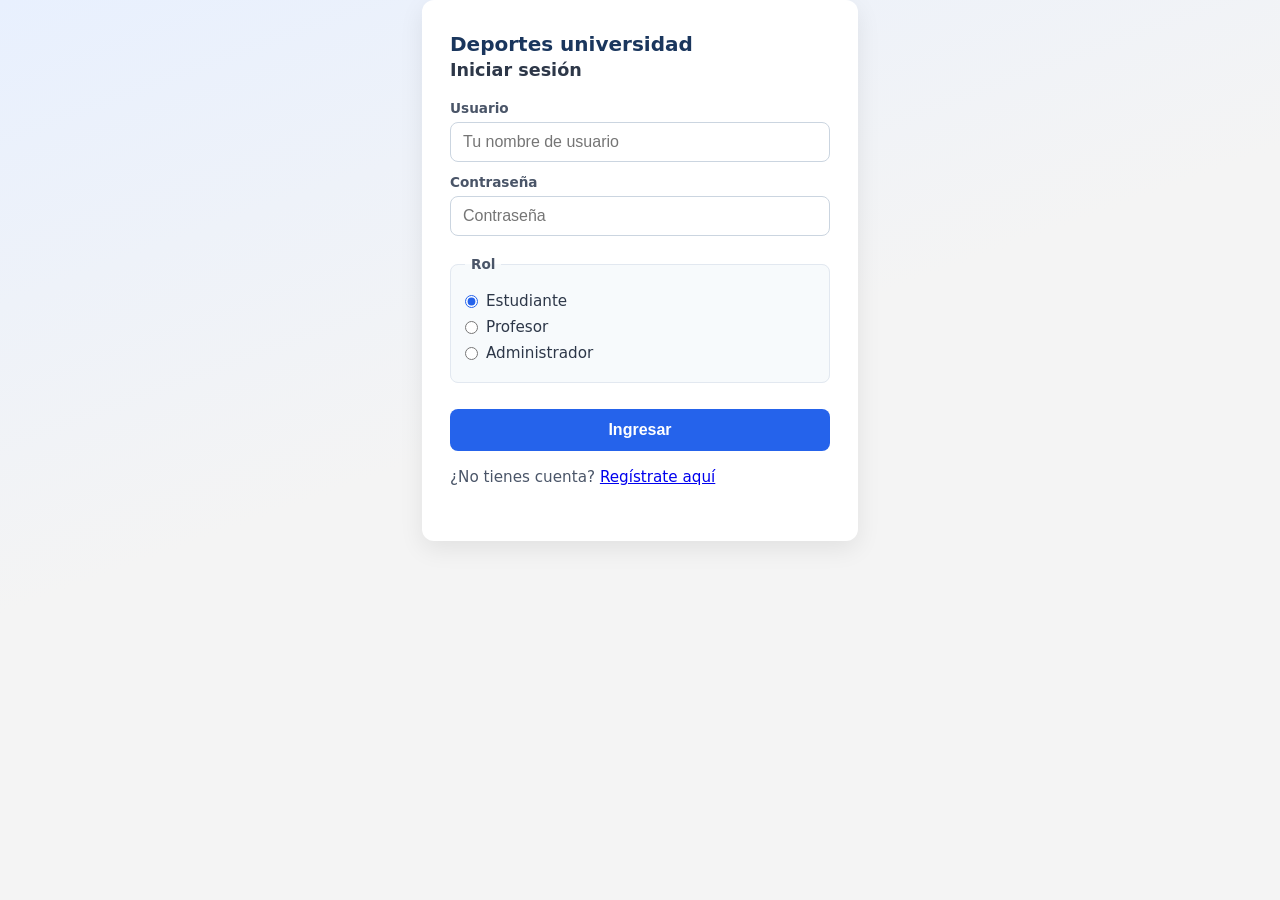
<file: profesor.html>
<!DOCTYPE html>
<html lang="es">
<head>
    <meta charset="UTF-8">
    <meta name="viewport" content="width=device-width, initial-scale=1.0">
    <title>Portal docente — Deportes</title>
    <link rel="stylesheet" href="css/styles.css">
    <link rel="stylesheet" href="css/components.css">
    <link rel="stylesheet" href="https://cdn.datatables.net/1.13.8/css/jquery.dataTables.min.css">
    <link rel="stylesheet" href="css/dashboard-styles.css">
</head>
<body class="body--profesor">
    <div class="app app--wide">
        <app-header role="profesor"></app-header>

        <app-tabs tabs="clases:Mis asignaturas|alumnos:Asistencia|calificaciones:Evaluación" active-tab="clases"></app-tabs>

        <div id="prof-sport-rail-mount" class="sport-rail-mount" aria-label="Filtro por deporte"></div>

        <main class="main">
            <p class="flash" id="flash-msg" hidden></p>

            <app-section id="panel-clases" panel-id="clases" active="true" 
                  title="Mis grupos asignados" 
                  description="Clases donde apareces como docente a cargo.">
    <app-table table-id="dt-prof-clases" 
               columns="Actividad|Instalación|Nivel|Día|Horario|Cupos"
               width="100%" nowrap="true" display="display">
        <tbody slot="table-body" id="prof-tabla-clases-body"></tbody>
    </app-table>
</app-section>

            <app-section id="panel-alumnos" panel-id="alumnos" active="false" 
                  title="Control de asistencia" 
                  description="Organiza por actividad y bloque; registra presencia de tu grupo.">
    <div class="session-bar" id="prof-session-bar" aria-label="Bloque de sesiones">
        <button type="button" class="session-chip is-active" data-ses="1">Bloque 1</button>
        <button type="button" class="session-chip" data-ses="2">Bloque 2</button>
        <button type="button" class="session-chip" data-ses="3">Bloque 3</button>
    </div>
    <div id="prof-lista-alumnos" class="prof-alumnos-wrap"></div>
</app-section>

            <app-section id="panel-calificaciones" panel-id="calificaciones" active="false" 
                  title="Evaluación continua" 
                  description="Registra hasta tres bloques por estudiante; el sistema calcula el promedio enviado al expediente.">
    <div id="prof-lista-calificaciones" class="prof-calif-wrap"></div>
</app-section>
        </main>

        <app-footer role="profesor" show-api-status="true"></app-footer>
    </div>

    <script src="https://code.jquery.com/jquery-3.7.1.min.js"></script>
    <script src="https://cdn.datatables.net/1.13.8/js/jquery.dataTables.min.js"></script>
    <script src="js/datatables-init.js"></script>
    <script src="js/panel-utils.js"></script>
    <script src="js/sport-filter.js"></script>
    <script src="js/ui-components.js"></script>
    <script src="js/web-components/app-header.js"></script>
    <script src="js/web-components/app-footer.js"></script>
    <script src="js/web-components/app-tabs.js"></script>
    <script src="js/web-components/app-section.js"></script>
    <script src="js/web-components/app-table.js"></script>
    <script src="js/web-components/app-card.js"></script>
    <script src="js/web-components/metric-card.js"></script>
    <script src="js/web-components/form-field.js"></script>
    <script src="js/web-components/progress-bar.js"></script>
    <script src="js/web-components/status-badge.js"></script>
    <script src="js/web-components/compatibility.js"></script>
    <script src="js/profesor.js"></script>
</body>
</html>
</file>
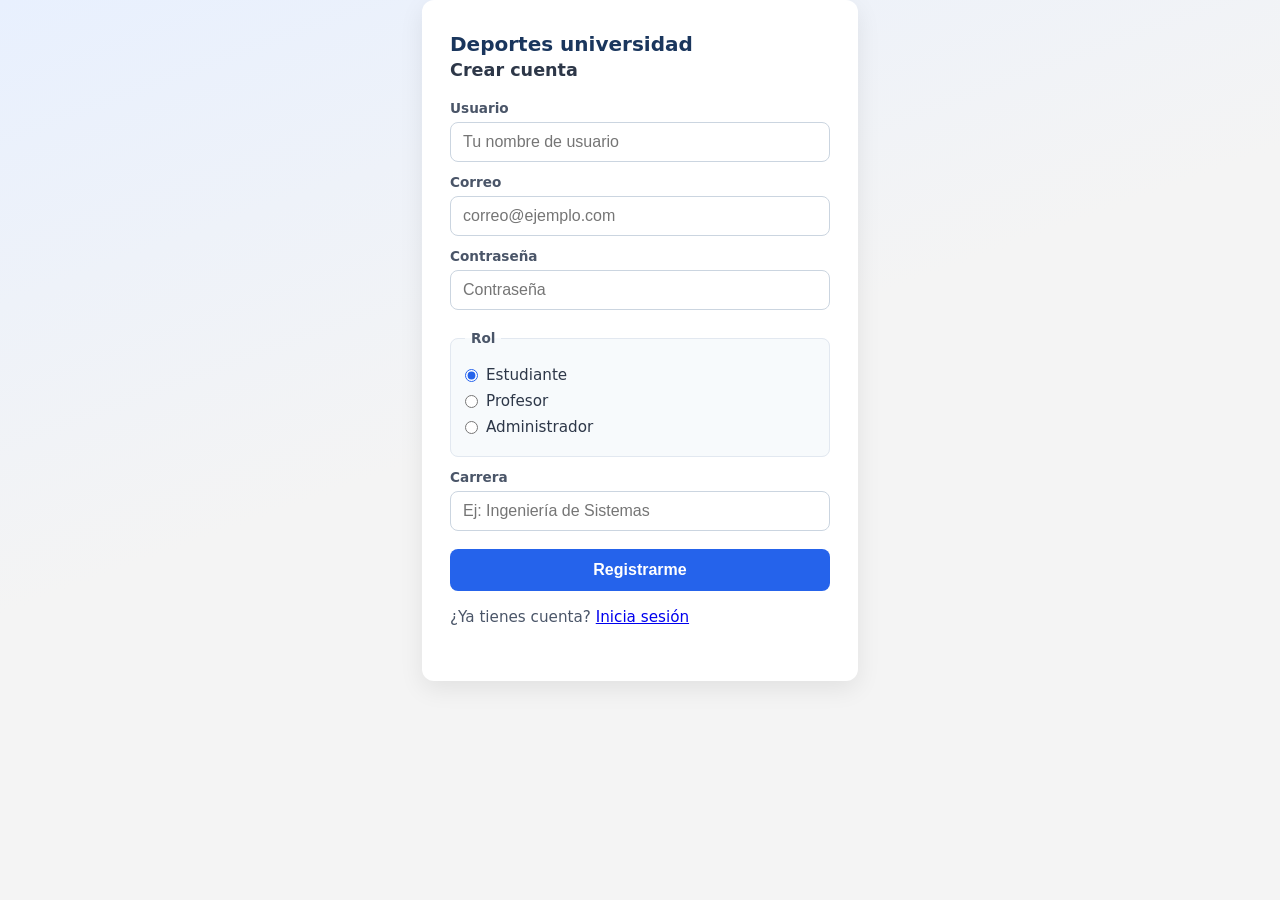
<file: register.html>
<!DOCTYPE html>
<html lang="es">
<head>
    <meta charset="UTF-8">
    <meta name="viewport" content="width=device-width, initial-scale=1.0">
    <title>Registro — Deportes</title>
    <link rel="stylesheet" href="css/style.css">
</head>
<body>
    <div class="container login-card">
        <h1>Deportes universidad</h1>
        <h2>Crear cuenta</h2>

        <label class="field-label" for="nombre">Usuario</label>
        <input id="nombre" type="text" placeholder="Tu nombre de usuario" autocomplete="username">

        <label class="field-label" for="email">Correo</label>
        <input id="email" type="text" placeholder="correo@ejemplo.com" autocomplete="email">

        <label class="field-label" for="password">Contraseña</label>
        <input id="password" type="password" placeholder="Contraseña" autocomplete="new-password">

        <fieldset class="role-fieldset">
            <legend>Rol</legend>
            <label class="role-option">
                <input type="radio" name="role" value="1" checked>
                Estudiante
            </label>
            <label class="role-option">
                <input type="radio" name="role" value="2">
                Profesor
            </label>
            <label class="role-option">
                <input type="radio" name="role" value="3">
                Administrador
            </label>
        </fieldset>

        <div id="career-wrap">
            <label class="field-label" for="career">Carrera</label>
            <input id="career" type="text" placeholder="Ej: Ingeniería de Sistemas">
        </div>

        <button type="button" id="btn-register">Registrarme</button>
        <p id="register-status" class="form-status" hidden></p>
        <p class="stub-note">
            ¿Ya tienes cuenta? <a href="login.html">Inicia sesión</a>
        </p>
    </div>

    <script src="js/register.js"></script>
</body>
</html>
</file>
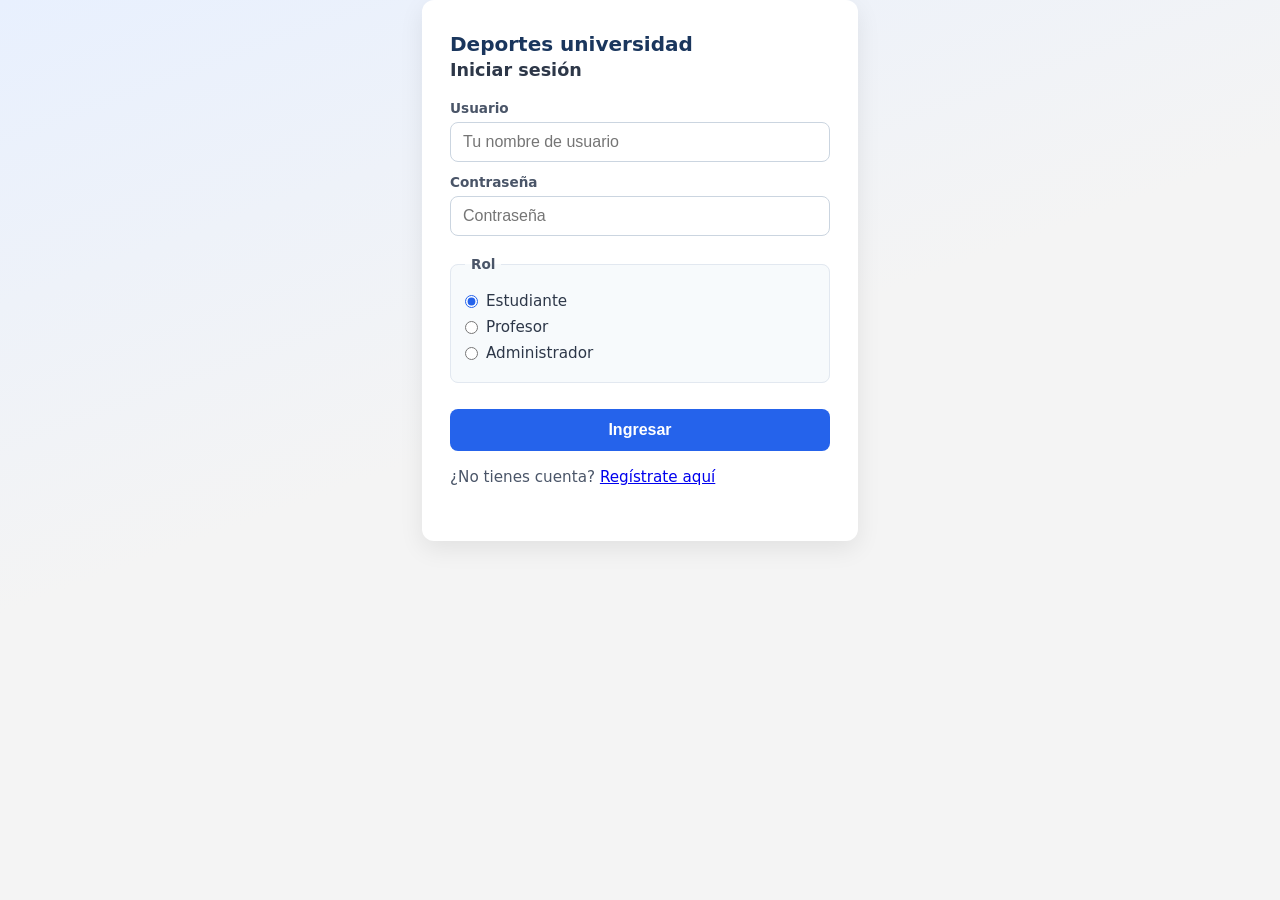
<file: fronted/admin.html>
<!DOCTYPE html>
<html lang="es">
<head>
    <meta charset="UTF-8">
    <meta name="viewport" content="width=device-width, initial-scale=1.0">
    <title>Administración — Deportes</title>
    <link rel="stylesheet" href="css/styles.css">
    <link rel="stylesheet" href="css/components.css">
    <link rel="stylesheet" href="https://cdn.datatables.net/1.13.8/css/jquery.dataTables.min.css">
</head>
<body class="body--admin">
    <div class="app app--wide">
        <header class="header header--admin">
            <div class="header__brand">
                <span class="header__logo" aria-hidden="true">⚙</span>
                <div>
                    <p class="header__title">Administración</p>
                    <p class="header__subtitle">Coordinación de actividad física y espacios</p>
                </div>
            </div>
            <div class="header__user">
                <span class="header__welcome">Hola <strong id="user-display-name">—</strong></span>
                <button type="button" class="btn btn--ghost" id="btn-logout">Cerrar sesión</button>
            </div>
        </header>

        <nav class="tabs" role="tablist" aria-label="Secciones del panel">
            <button type="button" class="tabs__btn is-active" role="tab" aria-selected="true" data-tab="usuarios">Usuarios</button>
            <button type="button" class="tabs__btn" role="tab" aria-selected="false" data-tab="horarios">Horarios</button>
            <button type="button" class="tabs__btn" role="tab" aria-selected="false" data-tab="reservas">Inscripciones</button>
            <button type="button" class="tabs__btn" role="tab" aria-selected="false" data-tab="historial">Historial académico</button>
            <button type="button" class="tabs__btn" role="tab" aria-selected="false" data-tab="sistema">Resumen</button>
        </nav>

        <div id="admin-sport-rail-mount" class="sport-rail-mount" hidden aria-label="Filtro por deporte"></div>

        <main class="main">
            <p class="flash" id="flash-msg" hidden></p>

            <section id="panel-usuarios" class="tab-panel is-active" role="tabpanel" data-panel="usuarios">
                <h2 class="section-title">Directorio de usuarios</h2>
                <p class="section-desc">Listas actualizadas por perfil (sin datos sensibles).</p>
                <div class="kpi-band" id="admin-kpi-usuarios"></div>

                <div class="role-block">
                    <h3 class="role-block__title">Estudiantes</h3>
                    <div class="table-wrap">
                        <table id="dt-admin-est" class="display nowrap" style="width:100%">
                            <thead>
                                <tr>
                                    <th>Nombre</th>
                                    <th>Acciones</th>
                                </tr>
                            </thead>
                            <tbody id="admin-tb-est"></tbody>
                        </table>
                    </div>
                </div>
                <div class="role-block">
                    <h3 class="role-block__title">Docentes</h3>
                    <div class="table-wrap">
                        <table id="dt-admin-prof" class="display nowrap" style="width:100%">
                            <thead>
                                <tr>
                                    <th>Nombre</th>
                                    <th>Acciones</th>
                                </tr>
                            </thead>
                            <tbody id="admin-tb-prof"></tbody>
                        </table>
                    </div>
                </div>
                <div class="role-block">
                    <h3 class="role-block__title">Administradores</h3>
                    <div class="table-wrap">
                        <table id="dt-admin-adm" class="display nowrap" style="width:100%">
                            <thead>
                                <tr>
                                    <th>Nombre</th>
                                    <th>Acciones</th>
                                </tr>
                            </thead>
                            <tbody id="admin-tb-adm"></tbody>
                        </table>
                    </div>
                </div>
            </section>

            <section id="panel-horarios" class="tab-panel" role="tabpanel" hidden data-panel="horarios">
                <h2 class="section-title">Programación de horarios</h2>
                <p class="section-desc">Crea franjas y asigna docentes a cada grupo.</p>
                <div class="card admin-create-card">
                    <h3 class="card__title">Nueva franja</h3>
                    <form id="admin-create-schedule-form" class="admin-form-grid">
                        <label class="admin-form-field">
                            <span>Deporte</span>
                            <select id="admin-sport-id" required></select>
                        </label>
                        <label class="admin-form-field">
                            <span>Instalación</span>
                            <select id="admin-location-id" required></select>
                        </label>
                        <label class="admin-form-field">
                            <span>Nivel</span>
                            <select id="admin-level-id" required></select>
                        </label>
                        <label class="admin-form-field">
                            <span>Docente (opcional)</span>
                            <select id="admin-instructor-id"></select>
                        </label>
                        <label class="admin-form-field">
                            <span>Día</span>
                            <input id="admin-day" type="text" placeholder="Lunes" required>
                        </label>
                        <label class="admin-form-field">
                            <span>Hora inicio</span>
                            <input id="admin-hour-start" type="time" step="1800" required>
                        </label>
                        <label class="admin-form-field">
                            <span>Duración</span>
                            <select id="admin-duration-minutes" required>
                                <option value="60">60 min</option>
                                <option value="90" selected>90 min</option>
                                <option value="120">120 min</option>
                            </select>
                        </label>
                        <label class="admin-form-field">
                            <span>Vista previa horario</span>
                            <input id="admin-hour-range" type="text" readonly placeholder="18:00-19:30">
                        </label>
                        <label class="admin-form-field">
                            <span>Cupos</span>
                            <input id="admin-capacity" type="number" min="1" value="20" required>
                        </label>
                        <div class="admin-form-actions">
                            <button type="submit" class="btn btn--primary" id="admin-btn-create-schedule">Publicar horario</button>
                        </div>
                    </form>
                </div>
                <div class="table-wrap">
                    <table id="dt-admin-horarios" class="display nowrap" style="width:100%">
                        <thead>
                            <tr>
                                <th>Actividad</th>
                                <th>Instalación</th>
                                <th>Nivel</th>
                                <th>Día</th>
                                <th>Horario</th>
                                <th>Cupos</th>
                                <th>Docente</th>
                                <th>Acciones</th>
                            </tr>
                        </thead>
                        <tbody id="admin-tabla-horarios-body"></tbody>
                    </table>
                </div>
            </section>

            <section id="panel-reservas" class="tab-panel" role="tabpanel" hidden data-panel="reservas">
                <h2 class="section-title">Inscripciones por actividad</h2>
                <p class="section-desc">Matrículas activas ordenadas por deporte.</p>
                <div class="table-wrap">
                    <table id="dt-admin-reservas" class="display nowrap" style="width:100%">
                        <thead>
                            <tr>
                                <th>Actividad</th>
                                <th>Participante</th>
                                <th>Día</th>
                                <th>Horario</th>
                                <th>Acciones</th>
                            </tr>
                        </thead>
                        <tbody id="admin-tabla-reservas-body"></tbody>
                    </table>
                </div>
            </section>

            <section id="panel-historial" class="tab-panel" role="tabpanel" hidden data-panel="historial">
                <h2 class="section-title">Historial de movimientos</h2>
                <p class="section-desc">Altas, bajas y evaluaciones registradas en el sistema.</p>
                <div class="table-wrap">
                    <table id="dt-admin-historial" class="display nowrap" style="width:100%">
                        <thead>
                            <tr>
                                <th>Fecha</th>
                                <th>Participante</th>
                                <th>Actividad</th>
                                <th>Evento</th>
                                <th>Detalle</th>
                            </tr>
                        </thead>
                        <tbody id="admin-tabla-historial-body"></tbody>
                    </table>
                </div>
            </section>

            <section id="panel-sistema" class="tab-panel" role="tabpanel" hidden data-panel="sistema">
                <h2 class="section-title">Indicadores y tablero</h2>
                <p class="section-desc">Resumen operativo y acceso al tablero de indicadores institucionales.</p>
                <div id="admin-resumen" class="kpi-band"></div>
                <div class="card" style="margin-top:1rem;">
                    <p class="card__label">Analítica</p>
                    <h3 class="card__title">Tablero Power BI</h3>
                    <p class="card__meta">Consulta gráficos y métricas consolidadas en una vista dedicada.</p>
                    <p style="margin-top:12px">
                        <a class="btn btn--primary" href="dashboard.html">Abrir tablero de indicadores</a>
                    </p>
                </div>
            </section>
        </main>

        <footer class="footer footer--minimal">
            <p>Panel de administración · <span id="api-status">—</span></p>
        </footer>
    </div>

    <script src="https://code.jquery.com/jquery-3.7.1.min.js"></script>
    <script src="https://cdn.datatables.net/1.13.8/js/jquery.dataTables.min.js"></script>
    <script src="js/datatables-init.js"></script>
    <script src="js/panel-utils.js"></script>
    <script src="js/sport-filter.js"></script>
    <script src="js/ui-components.js"></script>
    <script src="js/admin.js"></script>
</body>
</html>
</file>
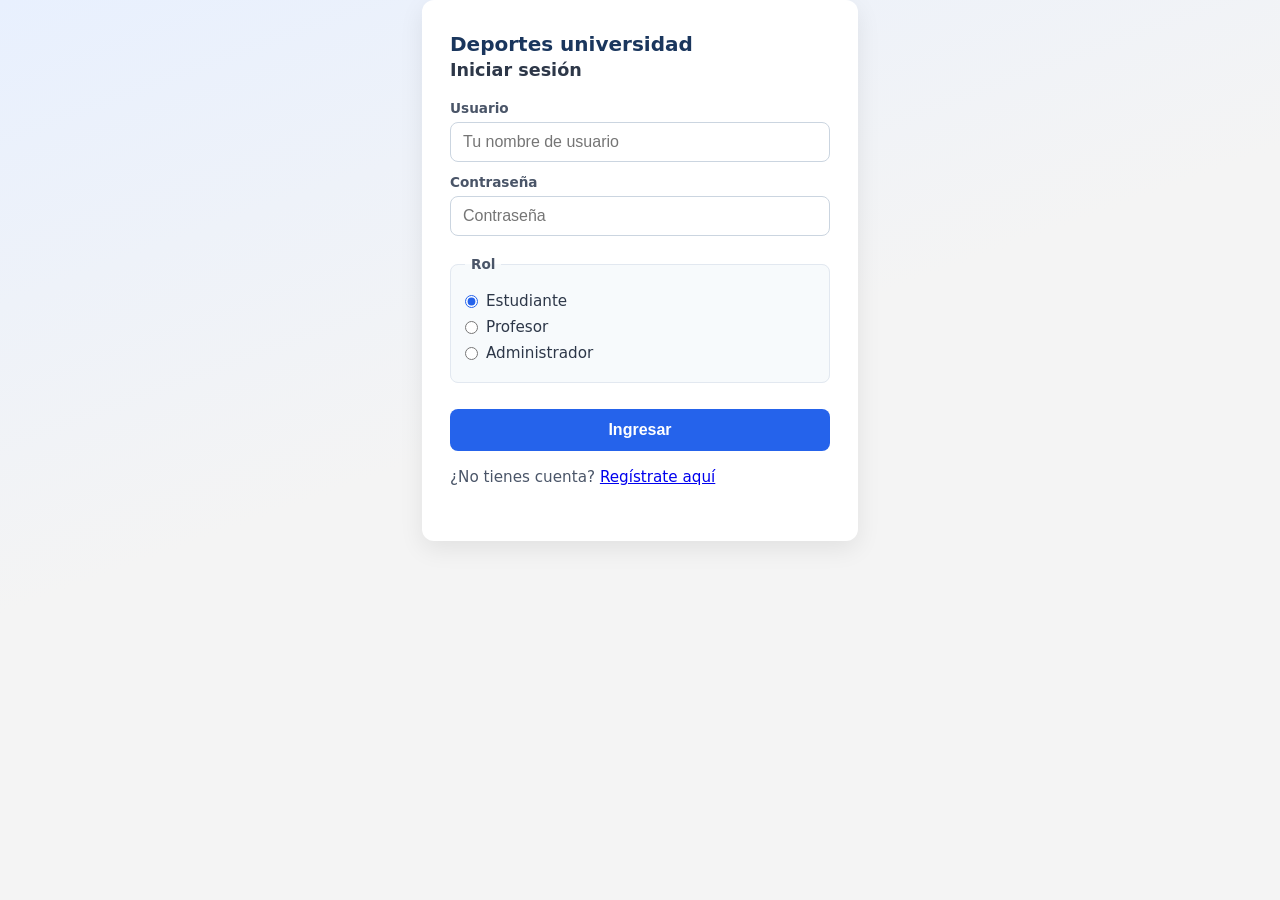
<file: fronted/estudiante.html>
<!DOCTYPE html>
<html lang="es">
<head>
    <meta charset="UTF-8">
    <meta name="viewport" content="width=device-width, initial-scale=1.0">
    <title>Portal estudiante — Deportes</title>
    <link rel="stylesheet" href="css/styles.css">
    <link rel="stylesheet" href="css/components.css">
    <link rel="stylesheet" href="https://cdn.datatables.net/1.13.8/css/jquery.dataTables.min.css">
</head>
<body class="body--estudiante">
    <div class="app app--wide">
        <header class="header header--estudiante">
            <div class="header__brand">
                <span class="header__logo" aria-hidden="true">◆</span>
                <div>
                    <p class="header__title">Portal del estudiante</p>
                    <p class="header__subtitle">Bienestar y deporte universitario</p>
                </div>
            </div>
            <div class="header__user">
                <span class="header__welcome">Hola <strong id="user-display-name">—</strong></span>
                <button type="button" class="btn btn--ghost" id="btn-logout">Cerrar sesión</button>
            </div>
        </header>

        <nav class="tabs" role="tablist" aria-label="Secciones del panel">
            <button type="button" class="tabs__btn is-active" role="tab" aria-selected="true" data-tab="clases">Explorar clases</button>
            <button type="button" class="tabs__btn" role="tab" aria-selected="false" data-tab="reservas">Mis clases</button>
            <button type="button" class="tabs__btn" role="tab" aria-selected="false" data-tab="horarios">Mi horario</button>
            <button type="button" class="tabs__btn" role="tab" aria-selected="false" data-tab="notas">Rendimiento</button>
        </nav>

        <div id="est-sport-rail-mount" class="sport-rail-mount" aria-label="Filtro por deporte"></div>

        <main class="main">
            <p class="flash" id="flash-msg" hidden></p>

            <section id="panel-clases" class="tab-panel is-active" role="tabpanel" data-panel="clases">
                <h2 class="section-title">Catálogo de clases</h2>
                <p class="section-desc">Elige una actividad e inscríbete cuando haya cupos disponibles.</p>
                <div id="lista-clases" class="card-grid card-grid--classes"></div>
            </section>

            <section id="panel-reservas" class="tab-panel" role="tabpanel" hidden data-panel="reservas">
                <h2 class="section-title">Mis clases inscritas</h2>
                <p class="section-desc">Actividades en las que estás matriculado actualmente.</p>
                <div id="lista-reservas" class="list-block list-block--enroll"></div>
            </section>

            <section id="panel-horarios" class="tab-panel" role="tabpanel" hidden data-panel="horarios">
                <h2 class="section-title">Mi horario semanal</h2>
                <p class="section-desc">Solo las sesiones en las que participas.</p>
                <div id="week-schedule" class="week-schedule"></div>
            </section>

            <section id="panel-notas" class="tab-panel" role="tabpanel" hidden data-panel="notas">
                <h2 class="section-title">Rendimiento académico</h2>
                <p class="section-desc">Consulta tus calificaciones por periodo y bloque de sesiones (vista orientativa).</p>
                <div class="filter-bar">
                    <label>Periodo
                        <select id="filtro-periodo-notas">
                            <option value="all">Todos los periodos</option>
                            <option value="2026-1" selected>2026-1</option>
                            <option value="2026-2">2026-2</option>
                        </select>
                    </label>
                    <label>Bloque de sesiones
                        <select id="filtro-sesion-notas">
                            <option value="all">Todas</option>
                            <option value="1">Bloque 1</option>
                            <option value="2">Bloque 2</option>
                            <option value="3">Bloque 3</option>
                        </select>
                    </label>
                </div>
                <p id="notas-promedio-global" class="calif-promedio-hint" hidden></p>
                <div class="table-wrap">
                    <table id="dt-notas-estudiante" class="display nowrap" style="width:100%">
                        <thead>
                            <tr>
                                <th>Actividad</th>
                                <th>Docente</th>
                                <th>Día</th>
                                <th>Hora</th>
                                <th>Nota</th>
                                <th>Retroalimentación</th>
                                <th>Bloque</th>
                            </tr>
                        </thead>
                        <tbody id="tbody-notas-estudiante"></tbody>
                    </table>
                </div>
            </section>
        </main>

        <footer class="footer footer--minimal">
            <p>Portal institucional de deportes · <span id="api-status">—</span></p>
        </footer>
    </div>

    <script src="https://code.jquery.com/jquery-3.7.1.min.js"></script>
    <script src="https://cdn.datatables.net/1.13.8/js/jquery.dataTables.min.js"></script>
    <script src="js/datatables-init.js"></script>
    <script src="js/panel-utils.js"></script>
    <script src="js/sport-filter.js"></script>
    <script src="js/ui-components.js"></script>
    <script src="js/estudiante.js"></script>
</body>
</html>
</file>
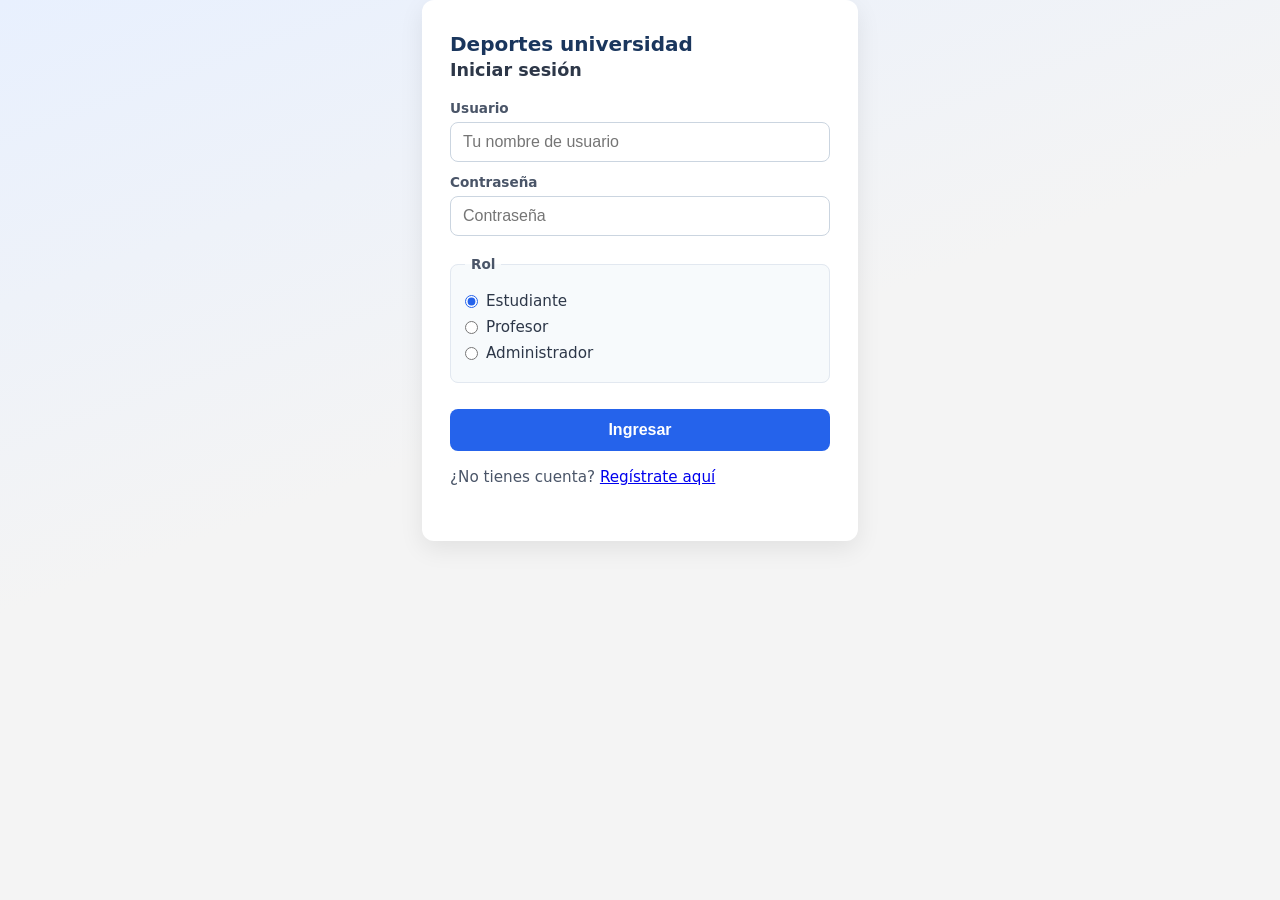
<file: fronted/profesor.html>
<!DOCTYPE html>
<html lang="es">
<head>
    <meta charset="UTF-8">
    <meta name="viewport" content="width=device-width, initial-scale=1.0">
    <title>Portal docente — Deportes</title>
    <link rel="stylesheet" href="css/styles.css">
    <link rel="stylesheet" href="css/components.css">
    <link rel="stylesheet" href="https://cdn.datatables.net/1.13.8/css/jquery.dataTables.min.css">
</head>
<body class="body--profesor">
    <div class="app app--wide">
        <header class="header header--profesor">
            <div class="header__brand">
                <span class="header__logo" aria-hidden="true">◎</span>
                <div>
                    <p class="header__title">Espacio docente</p>
                    <p class="header__subtitle">Seguimiento de grupos y evaluación</p>
                </div>
            </div>
            <div class="header__user">
                <span class="header__welcome">Hola <strong id="user-display-name">—</strong></span>
                <button type="button" class="btn btn--ghost" id="btn-logout">Cerrar sesión</button>
            </div>
        </header>

        <nav class="tabs" role="tablist" aria-label="Secciones del panel">
            <button type="button" class="tabs__btn is-active" role="tab" aria-selected="true" data-tab="clases">Mis asignaturas</button>
            <button type="button" class="tabs__btn" role="tab" aria-selected="false" data-tab="alumnos">Asistencia</button>
            <button type="button" class="tabs__btn" role="tab" aria-selected="false" data-tab="calificaciones">Evaluación</button>
        </nav>

        <div id="prof-sport-rail-mount" class="sport-rail-mount" aria-label="Filtro por deporte"></div>

        <main class="main">
            <p class="flash" id="flash-msg" hidden></p>

            <section id="panel-clases" class="tab-panel is-active" role="tabpanel" data-panel="clases">
                <h2 class="section-title">Mis grupos asignados</h2>
                <p class="section-desc">Clases donde apareces como docente a cargo.</p>
                <div class="table-wrap">
                    <table id="dt-prof-clases" class="display nowrap" style="width:100%">
                        <thead>
                            <tr>
                                <th>Actividad</th>
                                <th>Instalación</th>
                                <th>Nivel</th>
                                <th>Día</th>
                                <th>Horario</th>
                                <th>Cupos</th>
                            </tr>
                        </thead>
                        <tbody id="prof-tabla-clases-body"></tbody>
                    </table>
                </div>
            </section>

            <section id="panel-alumnos" class="tab-panel" role="tabpanel" hidden data-panel="alumnos">
                <h2 class="section-title">Control de asistencia</h2>
                <p class="section-desc">Organiza por actividad y bloque; registra presencia de tu grupo.</p>
                <div class="session-bar" id="prof-session-bar" aria-label="Bloque de sesiones">
                    <button type="button" class="session-chip is-active" data-ses="1">Bloque 1</button>
                    <button type="button" class="session-chip" data-ses="2">Bloque 2</button>
                    <button type="button" class="session-chip" data-ses="3">Bloque 3</button>
                </div>
                <div id="prof-lista-alumnos" class="prof-alumnos-wrap"></div>
            </section>

            <section id="panel-calificaciones" class="tab-panel" role="tabpanel" hidden data-panel="calificaciones">
                <h2 class="section-title">Evaluación continua</h2>
                <p class="section-desc">Registra hasta tres bloques por estudiante; el sistema calcula el promedio enviado al expediente.</p>
                <div id="prof-lista-calificaciones" class="prof-calif-wrap"></div>
            </section>
        </main>

        <footer class="footer footer--minimal">
            <p>Portal docente · <span id="api-status">—</span></p>
        </footer>
    </div>

    <script src="https://code.jquery.com/jquery-3.7.1.min.js"></script>
    <script src="https://cdn.datatables.net/1.13.8/js/jquery.dataTables.min.js"></script>
    <script src="js/datatables-init.js"></script>
    <script src="js/panel-utils.js"></script>
    <script src="js/sport-filter.js"></script>
    <script src="js/ui-components.js"></script>
    <script src="js/profesor.js"></script>
</body>
</html>
</file>
<file: css/style.css>
body {
    font-family: system-ui, "Segoe UI", Arial, sans-serif;
    background: linear-gradient(160deg, #e8f0fe 0%, #f4f4f4 45%);
    margin: 0;
    min-height: 100vh;
}

.landing-hero {
    max-width: 440px;
    text-align: center;
}

.landing-lead {
    line-height: 1.55;
    color: #4a5568;
}

.landing-actions {
    display: flex;
    flex-wrap: wrap;
    gap: 10px;
    justify-content: center;
    margin-top: 20px;
}

.btn-landing {
    padding: 12px 22px;
    font-size: 0.95rem;
    font-weight: 600;
    border-radius: 10px;
    cursor: pointer;
    font-family: inherit;
    border: none;
}

.btn-landing--primary {
    background: #1e40af;
    color: #fff;
}

.btn-landing--primary:hover {
    background: #1d4ed8;
}

.btn-landing--ghost {
    background: #fff;
    color: #1e40af;
    border: 1px solid #cbd5e0;
}

.btn-landing--ghost:hover {
    background: #f8fafc;
}

.container {
    width: 100%;
    max-width: 380px;
    margin: 0 auto;
    background: white;
    padding: 32px 28px;
    border-radius: 12px;
    box-shadow: 0 8px 24px rgba(0, 0, 0, 0.08);
    text-align: left;
}

.login-card h1 {
    margin: 0 0 4px;
    font-size: 1.25rem;
    color: #1a365d;
}

.login-card h2 {
    margin: 0 0 20px;
    font-size: 1.1rem;
    font-weight: 600;
    color: #2d3748;
}

.field-label {
    display: block;
    font-size: 0.85rem;
    font-weight: 600;
    color: #4a5568;
    margin-top: 12px;
    margin-bottom: 6px;
}

input[type="text"],
input[type="password"] {
    width: 100%;
    box-sizing: border-box;
    padding: 10px 12px;
    border: 1px solid #cbd5e0;
    border-radius: 8px;
    font-size: 1rem;
}

input[type="text"]:focus,
input[type="password"]:focus {
    outline: none;
    border-color: #3182ce;
    box-shadow: 0 0 0 3px rgba(49, 130, 206, 0.2);
}

.role-fieldset {
    margin: 20px 0 8px;
    padding: 12px 14px;
    border: 1px solid #e2e8f0;
    border-radius: 8px;
    background: #f7fafc;
}

.role-fieldset legend {
    padding: 0 6px;
    font-size: 0.85rem;
    font-weight: 600;
    color: #4a5568;
}

.role-option {
    display: flex;
    align-items: center;
    gap: 8px;
    margin: 8px 0;
    cursor: pointer;
    font-size: 0.95rem;
    color: #2d3748;
}

.role-option input {
    margin: 0;
    accent-color: #2563eb;
}

button {
    width: 100%;
    padding: 12px;
    margin-top: 18px;
    background: #2563eb;
    color: white;
    border: none;
    border-radius: 8px;
    font-size: 1rem;
    font-weight: 600;
    cursor: pointer;
}

button:hover {
    background: #1d4ed8;
}

button:active {
    transform: translateY(1px);
}

.stub-page {
    margin-top: 48px;
    text-align: center;
}

.stub-badge {
    display: inline-block;
    margin: 0 0 12px;
    padding: 4px 12px;
    border-radius: 999px;
    background: #e0e7ff;
    color: #3730a3;
    font-size: 0.8rem;
    font-weight: 600;
}

.stub-page h1 {
    margin: 0 0 12px;
    font-size: 1.35rem;
    color: #1a365d;
}

.stub-note {
    color: #4a5568;
    font-size: 0.95rem;
    line-height: 1.5;
    margin-bottom: 20px;
}

.stub-page a {
    color: #2563eb;
    font-weight: 500;
}

.form-status {
    margin-top: 12px;
    margin-bottom: 8px;
    padding: 10px 12px;
    border-radius: 8px;
    border: 1px solid transparent;
    font-size: 0.9rem;
    line-height: 1.4;
}

.form-status--ok {
    background: #ecfdf5;
    color: #065f46;
    border-color: #a7f3d0;
}

.form-status--error {
    background: #fef2f2;
    color: #b91c1c;
    border-color: #fecaca;
}

.form-status--info {
    background: #eff6ff;
    color: #1d4ed8;
    border-color: #bfdbfe;
}
</file>
<file: css/components.css>
/* Componentes reutilizables — portal universitario */

:root {
    --univ-navy: #0f2940;
    --univ-gold: #c5a028;
    --univ-surface: #ffffff;
    --univ-muted: #5c6b7a;
}

.card-grid--classes {
    grid-template-columns: repeat(auto-fill, minmax(280px, 1fr));
}

.list-block--enroll {
    gap: 14px;
}

/* Tarjeta clase disponible */
.class-card {
    display: flex;
    flex-direction: column;
    background: var(--surface);
    border-radius: var(--radius);
    border: 1px solid var(--border);
    box-shadow: var(--shadow);
    overflow: hidden;
    max-width: 100%;
}

.class-card__media {
    height: 140px;
    position: relative;
}

.sport-thumb {
    width: 100%;
    height: 100%;
    background-size: cover;
    background-position: center;
}

.sport-thumb--default {
    background: linear-gradient(135deg, #1e3a5f 0%, #2563eb 100%);
}
.sport-thumb--futbol {
    background: linear-gradient(135deg, #14532d, #22c55e);
}
.sport-thumb--basket {
    background: linear-gradient(135deg, #7c2d12, #ea580c);
}
.sport-thumb--voleibol {
    background: linear-gradient(135deg, #831843, #db2777);
}
.sport-thumb--tenis {
    background: linear-gradient(135deg, #713f12, #ca8a04);
}
.sport-thumb--natacion {
    background: linear-gradient(135deg, #075985, #0ea5e9);
}
.sport-thumb--atletismo {
    background: linear-gradient(135deg, #4c1d95, #7c3aed);
}
.sport-thumb--fitness {
    background: linear-gradient(135deg, #134e4a, #14b8a6);
}

.class-card__body {
    padding: 1rem 1.1rem 1.15rem;
}

.class-card__eyebrow {
    margin: 0 0 0.35rem;
    font-size: 0.72rem;
    font-weight: 700;
    text-transform: uppercase;
    letter-spacing: 0.06em;
    color: var(--univ-gold);
}

.class-card__title {
    margin: 0 0 0.75rem;
    font-size: 1.15rem;
    font-weight: 700;
    color: var(--univ-navy);
}

.class-card__facts {
    margin: 0 0 1rem;
    padding: 0 0 0 1.1rem;
    font-size: 0.88rem;
    color: var(--muted);
    line-height: 1.45;
}

.class-card__actions {
    display: flex;
    flex-wrap: wrap;
    gap: 8px;
}

/* Mis clases (inscripciones) */
.enroll-card {
    display: grid;
    grid-template-columns: minmax(0, 1fr) auto;
    gap: 12px;
    align-items: center;
    padding: 1.1rem 1.25rem;
    background: var(--surface);
    border: 1px solid var(--border);
    border-radius: var(--radius);
    box-shadow: var(--shadow);
    border-left: 4px solid var(--primary);
}

.enroll-card__title {
    margin: 0;
    font-size: 1.05rem;
    font-weight: 700;
    color: var(--univ-navy);
}

.enroll-card__meta {
    margin: 0.35rem 0 0;
    font-size: 0.88rem;
    color: var(--muted);
}

.enroll-card__badge {
    font-size: 0.75rem;
    font-weight: 600;
    padding: 6px 10px;
    border-radius: 999px;
    background: #ecfdf5;
    color: #047857;
    border: 1px solid #a7f3d0;
}

/* Horario semanal (mis clases inscritas) */
.week-schedule {
    display: flex;
    flex-direction: column;
    gap: 12px;
}

.week-day-block {
    background: var(--surface);
    border: 1px solid var(--border);
    border-radius: var(--radius);
    overflow: hidden;
}

.week-day-block__head {
    margin: 0;
    padding: 10px 14px;
    font-size: 0.85rem;
    font-weight: 700;
    background: linear-gradient(90deg, #eff6ff, #fff);
    border-bottom: 1px solid var(--border);
    color: var(--univ-navy);
}

.week-slot {
    display: grid;
    grid-template-columns: 88px 1fr;
    gap: 12px;
    padding: 12px 14px;
    border-bottom: 1px solid var(--border);
    align-items: start;
}

.week-slot:last-child {
    border-bottom: none;
}

.week-slot__time {
    font-weight: 700;
    font-size: 0.9rem;
    color: var(--primary);
}

.week-slot__detail strong {
    display: block;
    font-size: 0.95rem;
    color: var(--text);
}

.week-slot__detail span {
    font-size: 0.85rem;
    color: var(--muted);
}

/* Filtros notas */
.filter-bar {
    display: flex;
    flex-wrap: wrap;
    gap: 12px;
    align-items: flex-end;
    margin-bottom: 1rem;
}

.filter-bar label {
    display: flex;
    flex-direction: column;
    gap: 4px;
    font-size: 0.8rem;
    font-weight: 600;
    color: var(--muted);
}

.filter-bar select {
    padding: 8px 12px;
    border-radius: 8px;
    border: 1px solid var(--border);
    font-family: inherit;
    min-width: 180px;
}

/* Modal */
/* Refuerzo: la regla .modal-overlay { display:flex } no debe anular [hidden] del navegador. */
.modal-overlay[hidden] {
    display: none !important;
    pointer-events: none;
}

.modal-overlay {
    position: fixed;
    inset: 0;
    z-index: 1000;
    background: rgba(15, 41, 64, 0.45);
    display: flex;
    align-items: center;
    justify-content: center;
    padding: 16px;
    pointer-events: auto;
}

.modal-dialog {
    position: relative;
    background: var(--surface);
    border-radius: var(--radius);
    max-width: 520px;
    width: 100%;
    max-height: 90vh;
    overflow: auto;
    padding: 1.5rem 1.5rem 1.25rem;
    box-shadow: 0 25px 50px rgba(0, 0, 0, 0.18);
}

.modal-close {
    position: absolute;
    top: 10px;
    right: 10px;
    z-index: 3;
    line-height: 1;
    padding: 4px 10px;
    cursor: pointer;
}

.modal-title {
    position: relative;
    z-index: 0;
    margin: 0 0 0.75rem;
    padding-right: 2rem;
    font-size: 1.2rem;
    color: var(--univ-navy);
}

.modal-body {
    font-size: 0.95rem;
    line-height: 1.55;
    color: var(--text);
}

.modal-body ul {
    margin: 0.5rem 0 0;
    padding-left: 1.2rem;
}

/* KPI admin */
.kpi-card {
    padding: 1.1rem 1.2rem;
    background: var(--surface);
    border-radius: var(--radius);
    border: 1px solid var(--border);
    box-shadow: var(--shadow);
}

.kpi-card__label {
    margin: 0;
    font-size: 0.78rem;
    font-weight: 700;
    text-transform: uppercase;
    letter-spacing: 0.04em;
    color: var(--muted);
}

.kpi-card__value {
    margin: 0.35rem 0 0;
    font-size: 2rem;
    font-weight: 800;
    color: var(--univ-navy);
    line-height: 1.1;
}

.kpi-card__hint {
    margin: 0.35rem 0 0;
    font-size: 0.82rem;
    color: var(--muted);
}

.kpi-band {
    display: grid;
    grid-template-columns: repeat(auto-fit, minmax(160px, 1fr));
    gap: 12px;
    margin-bottom: 1.25rem;
}

/* Acordeón profesor */
.accordion-item {
    border: 1px solid var(--border);
    border-radius: var(--radius);
    margin-bottom: 10px;
    overflow: hidden;
    background: var(--surface);
}

.accordion-trigger {
    width: 100%;
    display: flex;
    justify-content: space-between;
    align-items: center;
    padding: 14px 16px;
    font-size: 0.95rem;
    font-weight: 700;
    font-family: inherit;
    text-align: left;
    background: #f8fafc;
    border: none;
    cursor: pointer;
    color: var(--univ-navy);
}

.accordion-trigger:hover {
    background: #f1f5f9;
}

.accordion-panel {
    padding: 12px 14px 16px;
    border-top: 1px solid var(--border);
}

.accordion-icon {
    font-size: 0.75rem;
    transition: transform 0.2s;
}

.accordion-trigger[aria-expanded="true"] .accordion-icon {
    transform: rotate(-180deg);
}

/* Sesión chips (profesor) */
.session-bar {
    display: flex;
    flex-wrap: wrap;
    gap: 8px;
    margin-bottom: 12px;
}

.session-chip {
    padding: 6px 12px;
    border-radius: 999px;
    border: 1px solid var(--border);
    background: #fff;
    font-size: 0.82rem;
    font-weight: 600;
    cursor: pointer;
    font-family: inherit;
}

.session-chip.is-active {
    background: var(--primary);
    color: #fff;
    border-color: var(--primary);
}

/* Calificación 3 sesiones */
.calif-session-grid {
    display: grid;
    grid-template-columns: repeat(3, minmax(0, 1fr));
    gap: 8px;
    margin-bottom: 10px;
}

.calif-session-grid label {
    display: flex;
    flex-direction: column;
    gap: 4px;
    font-size: 0.75rem;
    font-weight: 600;
    color: var(--muted);
}

.calif-session-grid input {
    padding: 8px;
    border-radius: 6px;
    border: 1px solid var(--border);
    font-family: inherit;
}

.calif-promedio-hint {
    font-size: 0.8rem;
    color: var(--muted);
    margin-bottom: 8px;
}

/* DataTables toolbar */
.dt-toolbar {
    padding: 8px 0;
}

.dataTables_wrapper .dataTables_filter input {
    border-radius: 8px;
    border: 1px solid var(--border);
    padding: 6px 10px;
}

/* Admin bloques por rol */
.role-block {
    margin-bottom: 2rem;
}

.role-block__title {
    margin: 0 0 0.75rem;
    font-size: 1rem;
    font-weight: 700;
    color: var(--univ-navy);
    padding-bottom: 6px;
    border-bottom: 2px solid var(--univ-gold);
}

/* Reservas agrupadas */
.sport-group {
    margin-bottom: 1.5rem;
}

.sport-group__title {
    margin: 0 0 0.5rem;
    font-size: 0.95rem;
    font-weight: 700;
    color: var(--primary);
}

/* Dashboard iframe */
.pbi-frame-wrap {
    position: relative;
    width: 100%;
    min-height: 520px;
    border-radius: var(--radius);
    overflow: hidden;
    border: 1px solid var(--border);
    background: #0f172a;
}

.pbi-frame-wrap iframe {
    display: block;
    width: 100%;
    height: min(70vh, 720px);
    border: none;
}

.app--wide {
    max-width: 1280px;
}

.prof-alumnos-wrap,
.prof-calif-wrap {
    display: flex;
    flex-direction: column;
    gap: 12px;
}

.prof-calif-wrap .sport-group {
    margin-bottom: 0;
}

/* DataTable en paneles */
table.dataTable thead th {
    font-weight: 700;
    font-size: 0.82rem;
}

.footer--minimal {
    font-size: 0.82rem;
    color: var(--muted);
    text-align: center;
    padding: 16px 0 8px;
}

.footer--minimal .footer-ok {
    color: #047857;
}

/* —— Navegación por deporte (chips) —— */
.sport-rail-mount[hidden] {
    display: none !important;
}

.sport-rail-shell {
    margin-bottom: 1.25rem;
    padding: 14px 16px;
    background: linear-gradient(135deg, #f8fafc 0%, #fff 50%);
    border: 1px solid var(--border);
    border-radius: var(--radius);
    box-shadow: 0 2px 10px rgba(15, 23, 42, 0.05);
}

.sport-rail-header {
    display: flex;
    align-items: flex-start;
    gap: 12px;
    margin-bottom: 12px;
}

.sport-rail-header__icon {
    display: flex;
    align-items: center;
    justify-content: center;
    width: 36px;
    height: 36px;
    border-radius: 10px;
    background: linear-gradient(135deg, var(--primary), #7c3aed);
    color: #fff;
    font-size: 1rem;
    flex-shrink: 0;
}

.body--estudiante .sport-rail-header__icon {
    background: linear-gradient(135deg, #2563eb, #0891b2);
}

.body--estudiante .sport-chip.is-active {
    background: linear-gradient(135deg, #2563eb, #4f46e5);
    box-shadow: 0 4px 12px rgba(37, 99, 235, 0.35);
}

.body--profesor .sport-rail-header__icon {
    background: linear-gradient(135deg, #059669, #0d9488);
}

.body--admin .sport-rail-header__icon {
    background: linear-gradient(135deg, #7c3aed, #db2777);
}

.sport-rail-header__title {
    margin: 0;
    font-size: 0.95rem;
    font-weight: 700;
    color: var(--univ-navy, #0f2940);
}

.sport-rail-header__hint {
    margin: 2px 0 0;
    font-size: 0.78rem;
    color: var(--muted);
}

.sport-rail {
    display: flex;
    flex-wrap: wrap;
    gap: 8px;
    align-items: center;
}

.sport-chip {
    padding: 8px 14px;
    font-size: 0.85rem;
    font-weight: 600;
    font-family: inherit;
    border-radius: 999px;
    border: 1px solid var(--border);
    background: #fff;
    color: var(--text);
    cursor: pointer;
    transition: background 0.15s, border-color 0.15s, color 0.15s, box-shadow 0.15s;
}

.sport-chip:hover {
    border-color: var(--primary);
    color: var(--primary);
    background: #eff6ff;
}

.sport-chip.is-active {
    background: linear-gradient(135deg, var(--primary), #4f46e5);
    color: #fff;
    border-color: transparent;
    box-shadow: 0 4px 12px rgba(37, 99, 235, 0.35);
}

.body--profesor .sport-chip.is-active {
    background: linear-gradient(135deg, #059669, #0d9488);
    box-shadow: 0 4px 12px rgba(5, 150, 105, 0.35);
}

.body--admin .sport-chip.is-active {
    background: linear-gradient(135deg, #7c3aed, #c026d3);
    box-shadow: 0 4px 12px rgba(124, 58, 237, 0.3);
}

.sport-group-title {
    margin: 1.25rem 0 0.5rem;
    font-size: 0.95rem;
    font-weight: 700;
    color: var(--univ-navy, #0f2940);
    padding-bottom: 6px;
    border-bottom: 2px solid rgba(37, 99, 235, 0.2);
}

.sport-group-title:first-child {
    margin-top: 0;
}
</file>
<file: css/styles.css>
/* Paneles (estudiante, profesor, admin) — estilos reutilizables */

:root {
    --bg: #f0f4f8;
    --surface: #ffffff;
    --text: #1e293b;
    --muted: #64748b;
    --primary: #2563eb;
    --primary-hover: #1d4ed8;
    --border: #e2e8f0;
    --shadow: 0 4px 14px rgba(15, 23, 42, 0.08);
    --radius: 12px;
    --font: system-ui, "Segoe UI", Roboto, Arial, sans-serif;
}

*,
*::before,
*::after {
    box-sizing: border-box;
}

body {
    margin: 0;
    font-family: var(--font);
    color: var(--text);
    background: var(--bg);
    min-height: 100vh;
    line-height: 1.5;
}

.body--profesor {
    background: linear-gradient(180deg, #ecfdf5 0%, var(--bg) 28%);
}

.body--admin {
    background: linear-gradient(180deg, #faf5ff 0%, var(--bg) 28%);
}

.body--estudiante {
    background: linear-gradient(180deg, #eff6ff 0%, var(--bg) 28%);
}

.header--estudiante .header__logo {
    background: linear-gradient(135deg, #2563eb, #7c3aed);
}

.app {
    max-width: 1100px;
    margin: 0 auto;
    padding: 0 16px 32px;
}

/* Header */
.header {
    display: flex;
    flex-wrap: wrap;
    align-items: center;
    justify-content: space-between;
    gap: 16px;
    padding: 20px 0 16px;
    border-bottom: 1px solid var(--border);
}

.header__brand {
    display: flex;
    align-items: center;
    gap: 12px;
}

.header__logo {
    display: flex;
    align-items: center;
    justify-content: center;
    width: 44px;
    height: 44px;
    background: linear-gradient(135deg, #2563eb, #7c3aed);
    color: #fff;
    border-radius: 10px;
    font-size: 1.1rem;
}

.header--profesor .header__logo {
    background: linear-gradient(135deg, #059669, #0d9488);
}

.header--admin .header__logo {
    background: linear-gradient(135deg, #7c3aed, #db2777);
}

.header__title {
    margin: 0;
    font-size: 1.25rem;
    font-weight: 700;
}

.header__subtitle {
    margin: 2px 0 0;
    font-size: 0.85rem;
    color: var(--muted);
}

.header__user {
    display: flex;
    flex-wrap: wrap;
    align-items: center;
    gap: 12px;
}

.header__welcome {
    font-size: 0.95rem;
    color: var(--text);
}

.header__welcome strong {
    color: var(--primary);
}

/* Botones */
.btn {
    display: inline-flex;
    align-items: center;
    justify-content: center;
    padding: 10px 18px;
    font-size: 0.95rem;
    font-weight: 600;
    font-family: inherit;
    border: none;
    border-radius: 8px;
    cursor: pointer;
    transition: background 0.15s, transform 0.1s;
}

.btn--primary {
    background: var(--primary);
    color: #fff;
}

.btn--primary:hover {
    background: var(--primary-hover);
}

.btn--primary:active {
    transform: translateY(1px);
}

.btn--ghost {
    background: transparent;
    color: var(--primary);
    border: 1px solid var(--border);
}

.btn--ghost:hover {
    background: #eff6ff;
}

.btn--danger {
    background: #dc2626;
    color: #fff;
}

.btn--danger:hover {
    background: #b91c1c;
}

.btn--sm {
    padding: 6px 10px;
    font-size: 0.82rem;
    border-radius: 6px;
}

.btn:disabled {
    opacity: 0.55;
    cursor: not-allowed;
}

/* Tabs */
.tabs {
    display: flex;
    flex-wrap: wrap;
    gap: 8px;
    padding: 16px 0;
    border-bottom: 1px solid var(--border);
}

.tabs__btn {
    padding: 10px 16px;
    font-size: 0.9rem;
    font-weight: 600;
    font-family: inherit;
    color: var(--muted);
    background: transparent;
    border: 1px solid transparent;
    border-radius: 8px;
    cursor: pointer;
    transition: color 0.15s, background 0.15s, border-color 0.15s;
}

.tabs__btn:hover {
    color: var(--text);
    background: #e2e8f0;
}

.tabs__btn.is-active {
    color: var(--primary);
    background: #eff6ff;
    border-color: #bfdbfe;
}

/* Main */
.main {
    padding: 24px 0;
}

.section-title {
    margin: 0 0 8px;
    font-size: 1.35rem;
}

.section-desc {
    margin: 0 0 20px;
    color: var(--muted);
    font-size: 0.95rem;
}

.tab-panel[hidden] {
    display: none !important;
}

.tab-panel.is-active {
    display: block;
}

/* Flash messages */
.flash {
    padding: 12px 16px;
    border-radius: 8px;
    margin-bottom: 20px;
    font-size: 0.95rem;
}

.flash--ok {
    background: #ecfdf5;
    color: #047857;
    border: 1px solid #a7f3d0;
}

.flash--err {
    background: #fef2f2;
    color: #b91c1c;
    border: 1px solid #fecaca;
}

/* Cards */
.card-grid {
    display: grid;
    grid-template-columns: repeat(auto-fill, minmax(280px, 1fr));
    gap: 16px;
}

.card {
    background: var(--surface);
    border-radius: var(--radius);
    padding: 20px;
    box-shadow: var(--shadow);
    border: 1px solid var(--border);
}

.card__label {
    font-size: 0.75rem;
    text-transform: uppercase;
    letter-spacing: 0.04em;
    color: var(--muted);
    margin: 0 0 4px;
}

.card__title {
    margin: 0 0 12px;
    font-size: 1.1rem;
    font-weight: 700;
    color: var(--text);
}

.card__meta {
    margin: 0;
    font-size: 0.9rem;
    color: var(--muted);
}

.card__meta + .card__meta {
    margin-top: 6px;
}

.card__actions {
    margin-top: 16px;
    padding-top: 16px;
    border-top: 1px solid var(--border);
}

.card-grid--prof .card__title {
    margin-bottom: 8px;
}

.card--alumnos-grupo .alumnos-list {
    margin: 12px 0 0;
    padding-left: 1.1rem;
    font-size: 0.95rem;
    color: var(--text);
}

.alumnos-list__item {
    margin: 4px 0;
}

.alumnos-list__count {
    margin-top: 8px;
}

/* Lista reservas */
.list-block {
    display: flex;
    flex-direction: column;
    gap: 12px;
}

.list-block.list-block--alumnos {
    display: grid;
    grid-template-columns: repeat(auto-fill, minmax(300px, 1fr));
    gap: 16px;
}

.reserva-item {
    display: flex;
    flex-wrap: wrap;
    align-items: center;
    justify-content: space-between;
    gap: 12px;
    padding: 16px 18px;
    background: var(--surface);
    border-radius: var(--radius);
    box-shadow: var(--shadow);
    border: 1px solid var(--border);
}

.reserva-item__main {
    font-weight: 600;
}

.reserva-item__meta {
    font-size: 0.9rem;
    color: var(--muted);
}

.reserva-item__actions {
    display: flex;
    flex-wrap: wrap;
    align-items: center;
    gap: 8px;
}

.badge-att {
    font-size: 0.75rem;
    font-weight: 600;
    text-transform: uppercase;
    letter-spacing: 0.03em;
    padding: 4px 8px;
    border-radius: 6px;
    border: 1px solid var(--border);
}

.badge-att--ok {
    color: #0d6b3a;
    background: rgba(34, 197, 94, 0.12);
    border-color: rgba(34, 197, 94, 0.35);
}

.badge-att--no {
    color: #9a3412;
    background: rgba(248, 113, 113, 0.12);
    border-color: rgba(220, 38, 38, 0.25);
}

.badge-att--pending {
    color: var(--muted);
    background: var(--surface-2, rgba(0, 0, 0, 0.04));
}

/* Tabla */
.table-wrap {
    overflow-x: auto;
    border-radius: var(--radius);
    border: 1px solid var(--border);
    background: var(--surface);
    box-shadow: var(--shadow);
}

.data-table {
    width: 100%;
    border-collapse: collapse;
    font-size: 0.9rem;
}

.data-table th,
.data-table td {
    padding: 12px 14px;
    text-align: left;
    border-bottom: 1px solid var(--border);
}

.data-table th {
    background: #f8fafc;
    font-weight: 600;
    color: var(--muted);
    font-size: 0.8rem;
    text-transform: uppercase;
    letter-spacing: 0.03em;
}

.data-table tbody tr:last-child td {
    border-bottom: none;
}

.data-table tbody tr:hover {
    background: #f8fafc;
}

.data-table .select-instructor {
    min-width: 140px;
    max-width: 220px;
    font-size: 0.85rem;
    padding: 6px 8px;
    border-radius: 6px;
    border: 1px solid var(--border);
    background: var(--surface);
}

.list-block--calif {
    gap: 16px;
}

.card--calif-form .form-calif {
    margin-top: 12px;
    display: flex;
    flex-direction: column;
    gap: 8px;
}

.input-calif,
.textarea-calif {
    width: 100%;
    box-sizing: border-box;
    padding: 8px 10px;
    border: 1px solid var(--border);
    border-radius: 8px;
    font-family: inherit;
    font-size: 0.95rem;
}

.card--nota {
    text-align: left;
}

/* Estados vacíos / error */
.empty-state,
.error-state {
    padding: 32px;
    text-align: center;
    color: var(--muted);
    background: var(--surface);
    border-radius: var(--radius);
    border: 1px dashed var(--border);
}

.error-state {
    color: #b91c1c;
    border-color: #fecaca;
}

/* Tarjetas de estadística (admin) */
.card--stat {
    text-align: center;
}

.card__stat-num {
    margin: 8px 0;
    font-size: 2rem;
    font-weight: 800;
    color: var(--primary);
    line-height: 1.2;
}

.admin-doc {
    margin-top: 20px;
}

.admin-doc code {
    font-size: 0.85em;
    background: #f1f5f9;
    padding: 2px 6px;
    border-radius: 4px;
}

.admin-create-card {
    margin-bottom: 16px;
}

.admin-form-grid {
    display: grid;
    grid-template-columns: repeat(auto-fit, minmax(180px, 1fr));
    gap: 12px;
}

.admin-form-field {
    display: flex;
    flex-direction: column;
    gap: 6px;
    font-size: 0.9rem;
}

.admin-form-field span {
    color: var(--muted);
    font-weight: 600;
}

.admin-form-field input,
.admin-form-field select {
    width: 100%;
    box-sizing: border-box;
    padding: 8px 10px;
    border: 1px solid var(--border);
    border-radius: 8px;
    font-size: 0.95rem;
    font-family: inherit;
    background: #fff;
}

.admin-form-actions {
    display: flex;
    align-items: end;
}

/* Footer */
.footer {
    padding-top: 16px;
    font-size: 0.85rem;
    color: var(--muted);
    text-align: center;
}

@media (max-width: 640px) {
    .header {
        flex-direction: column;
        align-items: flex-start;
    }

    .header__user {
        width: 100%;
        justify-content: space-between;
    }
}
</file>
<file: css/dashboard-styles.css>
/**
 * Estilos adicionales para Dashboard y Reportes
 */

/* Contenedor del Dashboard */
.dashboard-container {
    background: white;
    border-radius: 0.5rem;
    overflow: hidden;
    margin-bottom: 1rem;
}

.dashboard-info {
    margin-top: 1rem;
}

/* Grid de Métricas */
.metrics-grid {
    display: grid;
    grid-template-columns: repeat(auto-fit, minmax(200px, 1fr));
    gap: 1rem;
    margin-top: 1rem;
}

.metric-card {
    background: linear-gradient(135deg, #667eea 0%, #764ba2 100%);
    color: white;
    padding: 1.5rem;
    border-radius: 0.75rem;
    text-align: center;
    box-shadow: 0 4px 6px rgba(0,0,0,0.1);
    transition: transform 0.2s, box-shadow 0.2s;
}

.metric-card:hover {
    transform: translateY(-2px);
    box-shadow: 0 8px 15px rgba(0,0,0,0.2);
}

.metric-value {
    font-size: 2rem;
    font-weight: 700;
    margin-bottom: 0.5rem;
}

.metric-label {
    font-size: 0.875rem;
    opacity: 0.9;
    margin-bottom: 0.5rem;
}

.metric-change {
    font-size: 0.75rem;
    font-weight: 600;
    padding: 0.25rem 0.5rem;
    border-radius: 0.25rem;
    display: inline-block;
}

.metric-change.positive {
    background: rgba(34, 197, 94, 0.2);
    color: #22c55e;
}

.metric-change.negative {
    background: rgba(239, 68, 68, 0.2);
    color: #ef4444;
}

/* Formularios de Reporte */
.reporte-filtros {
    display: grid;
    grid-template-columns: repeat(auto-fit, minmax(250px, 1fr));
    gap: 1rem;
    margin-bottom: 2rem;
}

.admin-form-grid {
    display: flex;
    flex-direction: column;
    gap: 1rem;
}

.admin-form-field {
    display: flex;
    flex-direction: column;
    gap: 0.5rem;
}

.admin-form-field span {
    font-size: 0.875rem;
    font-weight: 500;
    color: var(--color-gray-700, #374151);
}

.admin-form-field input,
.admin-form-field select {
    padding: 0.75rem;
    border: 1px solid var(--color-gray-300, #d1d5db);
    border-radius: 0.375rem;
    font-size: 0.875rem;
    transition: all 0.2s;
}

.admin-form-field input:focus,
.admin-form-field select:focus {
    outline: none;
    border-color: var(--color-primary, #2563eb);
    box-shadow: 0 0 0 3px rgba(37, 99, 235, 0.1);
}

.admin-form-actions {
    display: flex;
    gap: 1rem;
    justify-content: flex-end;
    margin-top: 1rem;
}

/* Vista Previa de Reporte */
.reporte-preview {
    margin-top: 2rem;
}

.reporte-preview-content {
    background: var(--color-gray-50, #f9fafb);
    border: 1px solid var(--color-gray-200, #e2e8f0);
    border-radius: 0.5rem;
    padding: 2rem;
    min-height: 400px;
}

/* Botones con iconos */
.btn-icon {
    margin-right: 0.5rem;
}

/* Responsive Design */
@media (max-width: 768px) {
    .metrics-grid {
        grid-template-columns: repeat(2, 1fr);
    }
    
    .reporte-filtros {
        grid-template-columns: 1fr;
    }
    
    .admin-form-actions {
        flex-direction: column;
    }
    
    .dashboard-container iframe {
        height: 400px;
    }
}

@media (max-width: 480px) {
    .metrics-grid {
        grid-template-columns: 1fr;
    }
    
    .metric-value {
        font-size: 1.5rem;
    }
    
    .dashboard-container iframe {
        height: 300px;
    }
}

/* Loading States */
.loading {
    position: relative;
    overflow: hidden;
}

.loading::after {
    content: '';
    position: absolute;
    top: 0;
    left: 0;
    width: 100%;
    height: 100%;
    background: linear-gradient(90deg, transparent, rgba(255,255,255,0.4), transparent);
    animation: loading 1.5s infinite;
}

@keyframes loading {
    0% { transform: translateX(-100%); }
    100% { transform: translateX(100%); }
}

/* Estados de éxito/error */
.success-message {
    background: var(--color-green-50, #f0fdf4);
    color: var(--color-green-700, #15803d);
    border: 1px solid var(--color-green-200, #bbf7d0);
    padding: 1rem;
    border-radius: 0.5rem;
    margin-bottom: 1rem;
}

.error-message {
    background: var(--color-red-50, #fef2f2);
    color: var(--color-red-700, #b91c1c);
    border: 1px solid var(--color-red-200, #fecaca);
    padding: 1rem;
    border-radius: 0.5rem;
    margin-bottom: 1rem;
}

/* Animaciones */
.fade-in {
    animation: fadeIn 0.3s ease-in;
}

@keyframes fadeIn {
    from { opacity: 0; transform: translateY(10px); }
    to { opacity: 1; transform: translateY(0); }
}

.slide-up {
    animation: slideUp 0.3s ease-out;
}

@keyframes slideUp {
    from { opacity: 0; transform: translateY(20px); }
    to { opacity: 1; transform: translateY(0); }
}
</file>
<file: fronted/css/styles.css>
/* Paneles (estudiante, profesor, admin) — estilos reutilizables */

:root {
    --bg: #f0f4f8;
    --surface: #ffffff;
    --text: #1e293b;
    --muted: #64748b;
    --primary: #2563eb;
    --primary-hover: #1d4ed8;
    --border: #e2e8f0;
    --shadow: 0 4px 14px rgba(15, 23, 42, 0.08);
    --radius: 12px;
    --font: system-ui, "Segoe UI", Roboto, Arial, sans-serif;
}

*,
*::before,
*::after {
    box-sizing: border-box;
}

body {
    margin: 0;
    font-family: var(--font);
    color: var(--text);
    background: var(--bg);
    min-height: 100vh;
    line-height: 1.5;
}

.body--profesor {
    background: linear-gradient(180deg, #ecfdf5 0%, var(--bg) 28%);
}

.body--admin {
    background: linear-gradient(180deg, #faf5ff 0%, var(--bg) 28%);
}

.body--estudiante {
    background: linear-gradient(180deg, #eff6ff 0%, var(--bg) 28%);
}

.header--estudiante .header__logo {
    background: linear-gradient(135deg, #2563eb, #7c3aed);
}

.app {
    max-width: 1100px;
    margin: 0 auto;
    padding: 0 16px 32px;
}

/* Header */
.header {
    display: flex;
    flex-wrap: wrap;
    align-items: center;
    justify-content: space-between;
    gap: 16px;
    padding: 20px 0 16px;
    border-bottom: 1px solid var(--border);
}

.header__brand {
    display: flex;
    align-items: center;
    gap: 12px;
}

.header__logo {
    display: flex;
    align-items: center;
    justify-content: center;
    width: 44px;
    height: 44px;
    background: linear-gradient(135deg, #2563eb, #7c3aed);
    color: #fff;
    border-radius: 10px;
    font-size: 1.1rem;
}

.header--profesor .header__logo {
    background: linear-gradient(135deg, #059669, #0d9488);
}

.header--admin .header__logo {
    background: linear-gradient(135deg, #7c3aed, #db2777);
}

.header__title {
    margin: 0;
    font-size: 1.25rem;
    font-weight: 700;
}

.header__subtitle {
    margin: 2px 0 0;
    font-size: 0.85rem;
    color: var(--muted);
}

.header__user {
    display: flex;
    flex-wrap: wrap;
    align-items: center;
    gap: 12px;
}

.header__welcome {
    font-size: 0.95rem;
    color: var(--text);
}

.header__welcome strong {
    color: var(--primary);
}

/* Botones */
.btn {
    display: inline-flex;
    align-items: center;
    justify-content: center;
    padding: 10px 18px;
    font-size: 0.95rem;
    font-weight: 600;
    font-family: inherit;
    border: none;
    border-radius: 8px;
    cursor: pointer;
    transition: background 0.15s, transform 0.1s;
}

.btn--primary {
    background: var(--primary);
    color: #fff;
}

.btn--primary:hover {
    background: var(--primary-hover);
}

.btn--primary:active {
    transform: translateY(1px);
}

.btn--ghost {
    background: transparent;
    color: var(--primary);
    border: 1px solid var(--border);
}

.btn--ghost:hover {
    background: #eff6ff;
}

.btn--danger {
    background: #dc2626;
    color: #fff;
}

.btn--danger:hover {
    background: #b91c1c;
}

.btn--sm {
    padding: 6px 10px;
    font-size: 0.82rem;
    border-radius: 6px;
}

.btn:disabled {
    opacity: 0.55;
    cursor: not-allowed;
}

/* Tabs */
.tabs {
    display: flex;
    flex-wrap: wrap;
    gap: 8px;
    padding: 16px 0;
    border-bottom: 1px solid var(--border);
}

.tabs__btn {
    padding: 10px 16px;
    font-size: 0.9rem;
    font-weight: 600;
    font-family: inherit;
    color: var(--muted);
    background: transparent;
    border: 1px solid transparent;
    border-radius: 8px;
    cursor: pointer;
    transition: color 0.15s, background 0.15s, border-color 0.15s;
}

.tabs__btn:hover {
    color: var(--text);
    background: #e2e8f0;
}

.tabs__btn.is-active {
    color: var(--primary);
    background: #eff6ff;
    border-color: #bfdbfe;
}

/* Main */
.main {
    padding: 24px 0;
}

.section-title {
    margin: 0 0 8px;
    font-size: 1.35rem;
}

.section-desc {
    margin: 0 0 20px;
    color: var(--muted);
    font-size: 0.95rem;
}

.tab-panel[hidden] {
    display: none !important;
}

.tab-panel.is-active {
    display: block;
}

/* Flash messages */
.flash {
    padding: 12px 16px;
    border-radius: 8px;
    margin-bottom: 20px;
    font-size: 0.95rem;
}

.flash--ok {
    background: #ecfdf5;
    color: #047857;
    border: 1px solid #a7f3d0;
}

.flash--err {
    background: #fef2f2;
    color: #b91c1c;
    border: 1px solid #fecaca;
}

/* Cards */
.card-grid {
    display: grid;
    grid-template-columns: repeat(auto-fill, minmax(280px, 1fr));
    gap: 16px;
}

.card {
    background: var(--surface);
    border-radius: var(--radius);
    padding: 20px;
    box-shadow: var(--shadow);
    border: 1px solid var(--border);
}

.card__label {
    font-size: 0.75rem;
    text-transform: uppercase;
    letter-spacing: 0.04em;
    color: var(--muted);
    margin: 0 0 4px;
}

.card__title {
    margin: 0 0 12px;
    font-size: 1.1rem;
    font-weight: 700;
    color: var(--text);
}

.card__meta {
    margin: 0;
    font-size: 0.9rem;
    color: var(--muted);
}

.card__meta + .card__meta {
    margin-top: 6px;
}

.card__actions {
    margin-top: 16px;
    padding-top: 16px;
    border-top: 1px solid var(--border);
}

.card-grid--prof .card__title {
    margin-bottom: 8px;
}

.card--alumnos-grupo .alumnos-list {
    margin: 12px 0 0;
    padding-left: 1.1rem;
    font-size: 0.95rem;
    color: var(--text);
}

.alumnos-list__item {
    margin: 4px 0;
}

.alumnos-list__count {
    margin-top: 8px;
}

/* Lista reservas */
.list-block {
    display: flex;
    flex-direction: column;
    gap: 12px;
}

.list-block.list-block--alumnos {
    display: grid;
    grid-template-columns: repeat(auto-fill, minmax(300px, 1fr));
    gap: 16px;
}

.reserva-item {
    display: flex;
    flex-wrap: wrap;
    align-items: center;
    justify-content: space-between;
    gap: 12px;
    padding: 16px 18px;
    background: var(--surface);
    border-radius: var(--radius);
    box-shadow: var(--shadow);
    border: 1px solid var(--border);
}

.reserva-item__main {
    font-weight: 600;
}

.reserva-item__meta {
    font-size: 0.9rem;
    color: var(--muted);
}

.reserva-item__actions {
    display: flex;
    flex-wrap: wrap;
    align-items: center;
    gap: 8px;
}

.badge-att {
    font-size: 0.75rem;
    font-weight: 600;
    text-transform: uppercase;
    letter-spacing: 0.03em;
    padding: 4px 8px;
    border-radius: 6px;
    border: 1px solid var(--border);
}

.badge-att--ok {
    color: #0d6b3a;
    background: rgba(34, 197, 94, 0.12);
    border-color: rgba(34, 197, 94, 0.35);
}

.badge-att--no {
    color: #9a3412;
    background: rgba(248, 113, 113, 0.12);
    border-color: rgba(220, 38, 38, 0.25);
}

.badge-att--pending {
    color: var(--muted);
    background: var(--surface-2, rgba(0, 0, 0, 0.04));
}

/* Tabla */
.table-wrap {
    overflow-x: auto;
    border-radius: var(--radius);
    border: 1px solid var(--border);
    background: var(--surface);
    box-shadow: var(--shadow);
}

.data-table {
    width: 100%;
    border-collapse: collapse;
    font-size: 0.9rem;
}

.data-table th,
.data-table td {
    padding: 12px 14px;
    text-align: left;
    border-bottom: 1px solid var(--border);
}

.data-table th {
    background: #f8fafc;
    font-weight: 600;
    color: var(--muted);
    font-size: 0.8rem;
    text-transform: uppercase;
    letter-spacing: 0.03em;
}

.data-table tbody tr:last-child td {
    border-bottom: none;
}

.data-table tbody tr:hover {
    background: #f8fafc;
}

.data-table .select-instructor {
    min-width: 140px;
    max-width: 220px;
    font-size: 0.85rem;
    padding: 6px 8px;
    border-radius: 6px;
    border: 1px solid var(--border);
    background: var(--surface);
}

.list-block--calif {
    gap: 16px;
}

.card--calif-form .form-calif {
    margin-top: 12px;
    display: flex;
    flex-direction: column;
    gap: 8px;
}

.input-calif,
.textarea-calif {
    width: 100%;
    box-sizing: border-box;
    padding: 8px 10px;
    border: 1px solid var(--border);
    border-radius: 8px;
    font-family: inherit;
    font-size: 0.95rem;
}

.card--nota {
    text-align: left;
}

/* Estados vacíos / error */
.empty-state,
.error-state {
    padding: 32px;
    text-align: center;
    color: var(--muted);
    background: var(--surface);
    border-radius: var(--radius);
    border: 1px dashed var(--border);
}

.error-state {
    color: #b91c1c;
    border-color: #fecaca;
}

/* Tarjetas de estadística (admin) */
.card--stat {
    text-align: center;
}

.card__stat-num {
    margin: 8px 0;
    font-size: 2rem;
    font-weight: 800;
    color: var(--primary);
    line-height: 1.2;
}

.admin-doc {
    margin-top: 20px;
}

.admin-doc code {
    font-size: 0.85em;
    background: #f1f5f9;
    padding: 2px 6px;
    border-radius: 4px;
}

.admin-create-card {
    margin-bottom: 16px;
}

.admin-form-grid {
    display: grid;
    grid-template-columns: repeat(auto-fit, minmax(180px, 1fr));
    gap: 12px;
}

.admin-form-field {
    display: flex;
    flex-direction: column;
    gap: 6px;
    font-size: 0.9rem;
}

.admin-form-field span {
    color: var(--muted);
    font-weight: 600;
}

.admin-form-field input,
.admin-form-field select {
    width: 100%;
    box-sizing: border-box;
    padding: 8px 10px;
    border: 1px solid var(--border);
    border-radius: 8px;
    font-size: 0.95rem;
    font-family: inherit;
    background: #fff;
}

.admin-form-actions {
    display: flex;
    align-items: end;
}

/* Footer */
.footer {
    padding-top: 16px;
    font-size: 0.85rem;
    color: var(--muted);
    text-align: center;
}

@media (max-width: 640px) {
    .header {
        flex-direction: column;
        align-items: flex-start;
    }

    .header__user {
        width: 100%;
        justify-content: space-between;
    }
}
</file>
<file: fronted/css/components.css>
/* Componentes reutilizables — portal universitario */

:root {
    --univ-navy: #0f2940;
    --univ-gold: #c5a028;
    --univ-surface: #ffffff;
    --univ-muted: #5c6b7a;
}

.card-grid--classes {
    grid-template-columns: repeat(auto-fill, minmax(280px, 1fr));
}

.list-block--enroll {
    gap: 14px;
}

/* Tarjeta clase disponible */
.class-card {
    display: flex;
    flex-direction: column;
    background: var(--surface);
    border-radius: var(--radius);
    border: 1px solid var(--border);
    box-shadow: var(--shadow);
    overflow: hidden;
    max-width: 100%;
}

.class-card__media {
    height: 140px;
    position: relative;
}

.sport-thumb {
    width: 100%;
    height: 100%;
    background-size: cover;
    background-position: center;
}

.sport-thumb--default {
    background: linear-gradient(135deg, #1e3a5f 0%, #2563eb 100%);
}
.sport-thumb--futbol {
    background: linear-gradient(135deg, #14532d, #22c55e);
}
.sport-thumb--basket {
    background: linear-gradient(135deg, #7c2d12, #ea580c);
}
.sport-thumb--voleibol {
    background: linear-gradient(135deg, #831843, #db2777);
}
.sport-thumb--tenis {
    background: linear-gradient(135deg, #713f12, #ca8a04);
}
.sport-thumb--natacion {
    background: linear-gradient(135deg, #075985, #0ea5e9);
}
.sport-thumb--atletismo {
    background: linear-gradient(135deg, #4c1d95, #7c3aed);
}
.sport-thumb--fitness {
    background: linear-gradient(135deg, #134e4a, #14b8a6);
}

.class-card__body {
    padding: 1rem 1.1rem 1.15rem;
}

.class-card__eyebrow {
    margin: 0 0 0.35rem;
    font-size: 0.72rem;
    font-weight: 700;
    text-transform: uppercase;
    letter-spacing: 0.06em;
    color: var(--univ-gold);
}

.class-card__title {
    margin: 0 0 0.75rem;
    font-size: 1.15rem;
    font-weight: 700;
    color: var(--univ-navy);
}

.class-card__facts {
    margin: 0 0 1rem;
    padding: 0 0 0 1.1rem;
    font-size: 0.88rem;
    color: var(--muted);
    line-height: 1.45;
}

.class-card__actions {
    display: flex;
    flex-wrap: wrap;
    gap: 8px;
}

/* Mis clases (inscripciones) */
.enroll-card {
    display: grid;
    grid-template-columns: minmax(0, 1fr) auto;
    gap: 12px;
    align-items: center;
    padding: 1.1rem 1.25rem;
    background: var(--surface);
    border: 1px solid var(--border);
    border-radius: var(--radius);
    box-shadow: var(--shadow);
    border-left: 4px solid var(--primary);
}

.enroll-card__title {
    margin: 0;
    font-size: 1.05rem;
    font-weight: 700;
    color: var(--univ-navy);
}

.enroll-card__meta {
    margin: 0.35rem 0 0;
    font-size: 0.88rem;
    color: var(--muted);
}

.enroll-card__badge {
    font-size: 0.75rem;
    font-weight: 600;
    padding: 6px 10px;
    border-radius: 999px;
    background: #ecfdf5;
    color: #047857;
    border: 1px solid #a7f3d0;
}

/* Horario semanal (mis clases inscritas) */
.week-schedule {
    display: flex;
    flex-direction: column;
    gap: 12px;
}

.week-day-block {
    background: var(--surface);
    border: 1px solid var(--border);
    border-radius: var(--radius);
    overflow: hidden;
}

.week-day-block__head {
    margin: 0;
    padding: 10px 14px;
    font-size: 0.85rem;
    font-weight: 700;
    background: linear-gradient(90deg, #eff6ff, #fff);
    border-bottom: 1px solid var(--border);
    color: var(--univ-navy);
}

.week-slot {
    display: grid;
    grid-template-columns: 88px 1fr;
    gap: 12px;
    padding: 12px 14px;
    border-bottom: 1px solid var(--border);
    align-items: start;
}

.week-slot:last-child {
    border-bottom: none;
}

.week-slot__time {
    font-weight: 700;
    font-size: 0.9rem;
    color: var(--primary);
}

.week-slot__detail strong {
    display: block;
    font-size: 0.95rem;
    color: var(--text);
}

.week-slot__detail span {
    font-size: 0.85rem;
    color: var(--muted);
}

/* Filtros notas */
.filter-bar {
    display: flex;
    flex-wrap: wrap;
    gap: 12px;
    align-items: flex-end;
    margin-bottom: 1rem;
}

.filter-bar label {
    display: flex;
    flex-direction: column;
    gap: 4px;
    font-size: 0.8rem;
    font-weight: 600;
    color: var(--muted);
}

.filter-bar select {
    padding: 8px 12px;
    border-radius: 8px;
    border: 1px solid var(--border);
    font-family: inherit;
    min-width: 180px;
}

/* Modal */
/* Refuerzo: la regla .modal-overlay { display:flex } no debe anular [hidden] del navegador. */
.modal-overlay[hidden] {
    display: none !important;
    pointer-events: none;
}

.modal-overlay {
    position: fixed;
    inset: 0;
    z-index: 1000;
    background: rgba(15, 41, 64, 0.45);
    display: flex;
    align-items: center;
    justify-content: center;
    padding: 16px;
    pointer-events: auto;
}

.modal-dialog {
    position: relative;
    background: var(--surface);
    border-radius: var(--radius);
    max-width: 520px;
    width: 100%;
    max-height: 90vh;
    overflow: auto;
    padding: 1.5rem 1.5rem 1.25rem;
    box-shadow: 0 25px 50px rgba(0, 0, 0, 0.18);
}

.modal-close {
    position: absolute;
    top: 10px;
    right: 10px;
    z-index: 3;
    line-height: 1;
    padding: 4px 10px;
    cursor: pointer;
}

.modal-title {
    position: relative;
    z-index: 0;
    margin: 0 0 0.75rem;
    padding-right: 2rem;
    font-size: 1.2rem;
    color: var(--univ-navy);
}

.modal-body {
    font-size: 0.95rem;
    line-height: 1.55;
    color: var(--text);
}

.modal-body ul {
    margin: 0.5rem 0 0;
    padding-left: 1.2rem;
}

/* KPI admin */
.kpi-card {
    padding: 1.1rem 1.2rem;
    background: var(--surface);
    border-radius: var(--radius);
    border: 1px solid var(--border);
    box-shadow: var(--shadow);
}

.kpi-card__label {
    margin: 0;
    font-size: 0.78rem;
    font-weight: 700;
    text-transform: uppercase;
    letter-spacing: 0.04em;
    color: var(--muted);
}

.kpi-card__value {
    margin: 0.35rem 0 0;
    font-size: 2rem;
    font-weight: 800;
    color: var(--univ-navy);
    line-height: 1.1;
}

.kpi-card__hint {
    margin: 0.35rem 0 0;
    font-size: 0.82rem;
    color: var(--muted);
}

.kpi-band {
    display: grid;
    grid-template-columns: repeat(auto-fit, minmax(160px, 1fr));
    gap: 12px;
    margin-bottom: 1.25rem;
}

/* Acordeón profesor */
.accordion-item {
    border: 1px solid var(--border);
    border-radius: var(--radius);
    margin-bottom: 10px;
    overflow: hidden;
    background: var(--surface);
}

.accordion-trigger {
    width: 100%;
    display: flex;
    justify-content: space-between;
    align-items: center;
    padding: 14px 16px;
    font-size: 0.95rem;
    font-weight: 700;
    font-family: inherit;
    text-align: left;
    background: #f8fafc;
    border: none;
    cursor: pointer;
    color: var(--univ-navy);
}

.accordion-trigger:hover {
    background: #f1f5f9;
}

.accordion-panel {
    padding: 12px 14px 16px;
    border-top: 1px solid var(--border);
}

.accordion-icon {
    font-size: 0.75rem;
    transition: transform 0.2s;
}

.accordion-trigger[aria-expanded="true"] .accordion-icon {
    transform: rotate(-180deg);
}

/* Sesión chips (profesor) */
.session-bar {
    display: flex;
    flex-wrap: wrap;
    gap: 8px;
    margin-bottom: 12px;
}

.session-chip {
    padding: 6px 12px;
    border-radius: 999px;
    border: 1px solid var(--border);
    background: #fff;
    font-size: 0.82rem;
    font-weight: 600;
    cursor: pointer;
    font-family: inherit;
}

.session-chip.is-active {
    background: var(--primary);
    color: #fff;
    border-color: var(--primary);
}

/* Calificación 3 sesiones */
.calif-session-grid {
    display: grid;
    grid-template-columns: repeat(3, minmax(0, 1fr));
    gap: 8px;
    margin-bottom: 10px;
}

.calif-session-grid label {
    display: flex;
    flex-direction: column;
    gap: 4px;
    font-size: 0.75rem;
    font-weight: 600;
    color: var(--muted);
}

.calif-session-grid input {
    padding: 8px;
    border-radius: 6px;
    border: 1px solid var(--border);
    font-family: inherit;
}

.calif-promedio-hint {
    font-size: 0.8rem;
    color: var(--muted);
    margin-bottom: 8px;
}

/* DataTables toolbar */
.dt-toolbar {
    padding: 8px 0;
}

.dataTables_wrapper .dataTables_filter input {
    border-radius: 8px;
    border: 1px solid var(--border);
    padding: 6px 10px;
}

/* Admin bloques por rol */
.role-block {
    margin-bottom: 2rem;
}

.role-block__title {
    margin: 0 0 0.75rem;
    font-size: 1rem;
    font-weight: 700;
    color: var(--univ-navy);
    padding-bottom: 6px;
    border-bottom: 2px solid var(--univ-gold);
}

/* Reservas agrupadas */
.sport-group {
    margin-bottom: 1.5rem;
}

.sport-group__title {
    margin: 0 0 0.5rem;
    font-size: 0.95rem;
    font-weight: 700;
    color: var(--primary);
}

/* Dashboard iframe */
.pbi-frame-wrap {
    position: relative;
    width: 100%;
    min-height: 520px;
    border-radius: var(--radius);
    overflow: hidden;
    border: 1px solid var(--border);
    background: #0f172a;
}

.pbi-frame-wrap iframe {
    display: block;
    width: 100%;
    height: min(70vh, 720px);
    border: none;
}

.app--wide {
    max-width: 1280px;
}

.prof-alumnos-wrap,
.prof-calif-wrap {
    display: flex;
    flex-direction: column;
    gap: 12px;
}

.prof-calif-wrap .sport-group {
    margin-bottom: 0;
}

/* DataTable en paneles */
table.dataTable thead th {
    font-weight: 700;
    font-size: 0.82rem;
}

.footer--minimal {
    font-size: 0.82rem;
    color: var(--muted);
    text-align: center;
    padding: 16px 0 8px;
}

.footer--minimal .footer-ok {
    color: #047857;
}

/* —— Navegación por deporte (chips) —— */
.sport-rail-mount[hidden] {
    display: none !important;
}

.sport-rail-shell {
    margin-bottom: 1.25rem;
    padding: 14px 16px;
    background: linear-gradient(135deg, #f8fafc 0%, #fff 50%);
    border: 1px solid var(--border);
    border-radius: var(--radius);
    box-shadow: 0 2px 10px rgba(15, 23, 42, 0.05);
}

.sport-rail-header {
    display: flex;
    align-items: flex-start;
    gap: 12px;
    margin-bottom: 12px;
}

.sport-rail-header__icon {
    display: flex;
    align-items: center;
    justify-content: center;
    width: 36px;
    height: 36px;
    border-radius: 10px;
    background: linear-gradient(135deg, var(--primary), #7c3aed);
    color: #fff;
    font-size: 1rem;
    flex-shrink: 0;
}

.body--estudiante .sport-rail-header__icon {
    background: linear-gradient(135deg, #2563eb, #0891b2);
}

.body--estudiante .sport-chip.is-active {
    background: linear-gradient(135deg, #2563eb, #4f46e5);
    box-shadow: 0 4px 12px rgba(37, 99, 235, 0.35);
}

.body--profesor .sport-rail-header__icon {
    background: linear-gradient(135deg, #059669, #0d9488);
}

.body--admin .sport-rail-header__icon {
    background: linear-gradient(135deg, #7c3aed, #db2777);
}

.sport-rail-header__title {
    margin: 0;
    font-size: 0.95rem;
    font-weight: 700;
    color: var(--univ-navy, #0f2940);
}

.sport-rail-header__hint {
    margin: 2px 0 0;
    font-size: 0.78rem;
    color: var(--muted);
}

.sport-rail {
    display: flex;
    flex-wrap: wrap;
    gap: 8px;
    align-items: center;
}

.sport-chip {
    padding: 8px 14px;
    font-size: 0.85rem;
    font-weight: 600;
    font-family: inherit;
    border-radius: 999px;
    border: 1px solid var(--border);
    background: #fff;
    color: var(--text);
    cursor: pointer;
    transition: background 0.15s, border-color 0.15s, color 0.15s, box-shadow 0.15s;
}

.sport-chip:hover {
    border-color: var(--primary);
    color: var(--primary);
    background: #eff6ff;
}

.sport-chip.is-active {
    background: linear-gradient(135deg, var(--primary), #4f46e5);
    color: #fff;
    border-color: transparent;
    box-shadow: 0 4px 12px rgba(37, 99, 235, 0.35);
}

.body--profesor .sport-chip.is-active {
    background: linear-gradient(135deg, #059669, #0d9488);
    box-shadow: 0 4px 12px rgba(5, 150, 105, 0.35);
}

.body--admin .sport-chip.is-active {
    background: linear-gradient(135deg, #7c3aed, #c026d3);
    box-shadow: 0 4px 12px rgba(124, 58, 237, 0.3);
}

.sport-group-title {
    margin: 1.25rem 0 0.5rem;
    font-size: 0.95rem;
    font-weight: 700;
    color: var(--univ-navy, #0f2940);
    padding-bottom: 6px;
    border-bottom: 2px solid rgba(37, 99, 235, 0.2);
}

.sport-group-title:first-child {
    margin-top: 0;
}
</file>
